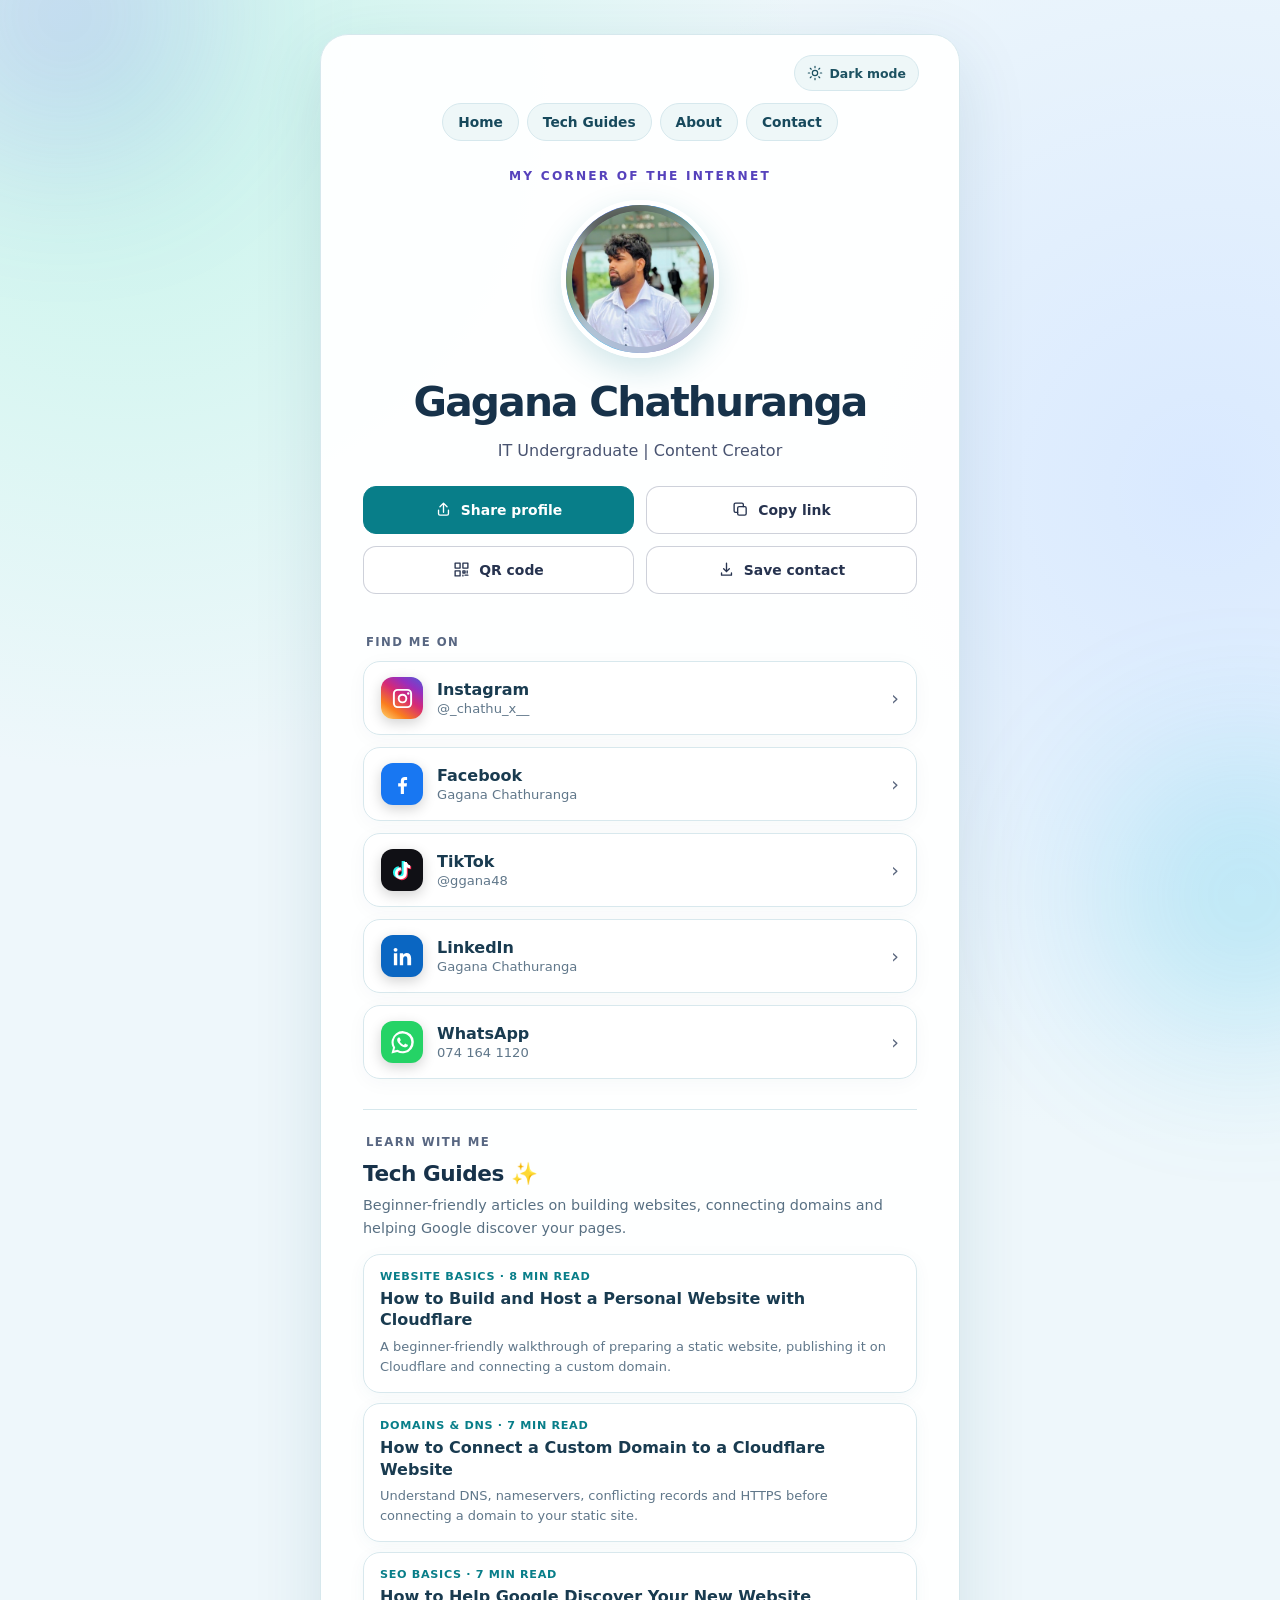
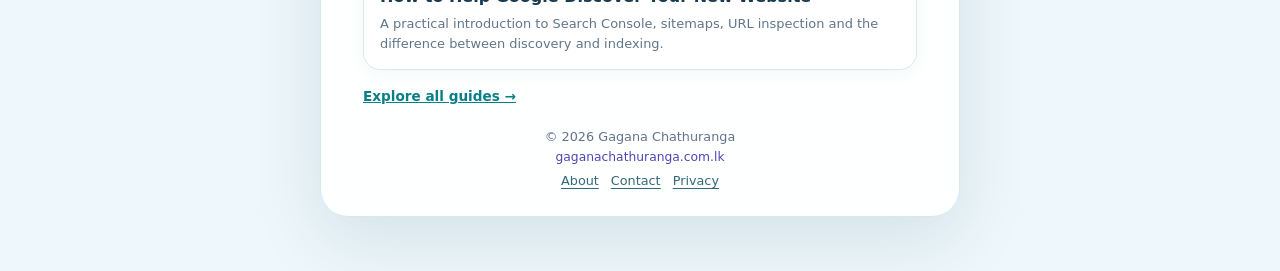
<file: index.html>
<!DOCTYPE html>
<html lang="en">
<head>
  <meta charset="UTF-8" />
  <meta name="viewport" content="width=device-width, initial-scale=1.0" />
  <meta name="theme-color" content="#0b1020" />
  <meta name="author" content="Gagana Chathuranga" />
  <meta name="description" content="Gagana Chathuranga — IT Undergraduate &amp; Content Creator. Explore my social links and beginner-friendly tech guides about websites, domains and Google Search Console." />
  <meta name="robots" content="index, follow, max-image-preview:large" />
  <link rel="canonical" href="https://gaganachathuranga.com.lk/" />
  <link rel="icon" href="favicon.svg" type="image/svg+xml" />
  <link rel="apple-touch-icon" href="apple-touch-icon.png" />
  <meta property="og:type" content="profile" />
  <meta property="og:site_name" content="Gagana Chathuranga" />
  <meta property="og:title" content="Gagana Chathuranga | Tech Guides & Social Links" />
  <meta property="og:description" content="IT Undergraduate | Content Creator · Connect with me on social media." />
  <meta property="og:url" content="https://gaganachathuranga.com.lk/" />
  <meta property="og:image" content="https://gaganachathuranga.com.lk/share-card.png" />
  <meta property="og:image:width" content="1200" />
  <meta property="og:image:height" content="630" />
  <meta property="og:image:alt" content="Gagana Chathuranga — IT Undergraduate and Content Creator" />
  <meta name="twitter:card" content="summary_large_image" />
  <meta name="twitter:title" content="Gagana Chathuranga | Tech Guides & Social Links" />
  <meta name="twitter:description" content="IT Undergraduate | Content Creator · Find my social profiles." />
  <meta name="twitter:image" content="https://gaganachathuranga.com.lk/share-card.png" />
  <title>Gagana Chathuranga | IT Undergraduate &amp; Content Creator</title>
  <script type="application/ld+json">{"@context":"https://schema.org","@type":"Person","name":"Gagana Chathuranga","url":"https://gaganachathuranga.com.lk/","description":"IT Undergraduate | Content Creator","sameAs":["https://www.instagram.com/_chathu_x__/","https://www.facebook.com/gagana.bettegodage/","https://www.tiktok.com/@ggana48","https://www.linkedin.com/in/gagana-chathuranga-6582b7426"]}</script>
  <style>
    * { box-sizing: border-box; margin: 0; padding: 0; }
    :root {
      --bg: #0b1020;
      --card: rgba(255,255,255,0.08);
      --card-hover: rgba(255,255,255,0.14);
      --text: #f5f7ff;
      --muted: #aeb7cc;
      --border: rgba(255,255,255,0.12);
      --shadow: 0 18px 60px rgba(0,0,0,.35);
    }
    body {
      min-height: 100vh;
      font-family: Inter, ui-sans-serif, system-ui, -apple-system, BlinkMacSystemFont, "Segoe UI", sans-serif;
      color: var(--text);
      background:
        radial-gradient(circle at 15% 20%, rgba(98, 74, 255, .35), transparent 32%),
        radial-gradient(circle at 85% 15%, rgba(0, 207, 255, .22), transparent 28%),
        radial-gradient(circle at 50% 90%, rgba(255, 59, 148, .20), transparent 34%),
        var(--bg);
      display: grid;
      place-items: center;
      padding: 28px 16px;
    }
    .wrap {
      width: min(100%, 520px);
      background: rgba(10, 15, 32, .72);
      border: 1px solid var(--border);
      border-radius: 28px;
      box-shadow: var(--shadow);
      backdrop-filter: blur(18px);
      -webkit-backdrop-filter: blur(18px);
      padding: 34px 22px 22px;
      text-align: center;
    }
    .avatar-wrap {
      width: 190px;
      height: 190px;
      margin: 0 auto 22px;
      position: relative;
      border-radius: 50%;
      display: grid;
      place-items: center;
      overflow: hidden;
      border: 4px solid rgba(255,255,255,.88);
      box-shadow: 0 16px 42px rgba(84, 90, 255, .38);
      background: linear-gradient(135deg, #7c5cff, #00c7ff 55%, #ff4f9a);
      isolation: isolate;
    }
    /* A blurred copy of profile.jpg fills the circle, so a tall full-body
       photo still looks polished instead of leaving plain empty side space. */
    .avatar-wrap::before {
      content: "";
      position: absolute;
      inset: -18px;
      background:
        linear-gradient(rgba(10,15,32,.12), rgba(10,15,32,.12)),
        url("profile.jpg") center / cover no-repeat;
      filter: blur(12px) saturate(1.08);
      transform: scale(1.12);
      z-index: 0;
      opacity: .95;
    }
    .avatar {
      width: 92%;
      height: 92%;
      border-radius: 50%;
      object-fit: contain;
      object-position: center;
      display: block;
      position: relative;
      z-index: 2;
      background: rgba(8, 12, 26, .18);
      box-shadow: inset 0 0 0 1px rgba(255,255,255,.16);
    }
    .avatar-fallback {
      position: absolute;
      inset: 0;
      display: grid;
      place-items: center;
      font-size: 44px;
      font-weight: 800;
      letter-spacing: 1px;
      z-index: 1;
    }
    h1 { font-size: clamp(1.8rem, 6vw, 2.35rem); line-height: 1.1; }
    .bio { color: #d8deec; margin: 14px auto 26px; line-height: 1.55; max-width: 390px; }
    .links { display: grid; gap: 12px; }
    .link {
      display: flex;
      align-items: center;
      gap: 14px;
      width: 100%;
      padding: 15px 17px;
      border-radius: 16px;
      border: 1px solid var(--border);
      background: var(--card);
      color: var(--text);
      text-decoration: none;
      transition: transform .2s ease, background .2s ease, border-color .2s ease;
      text-align: left;
    }
    .link:hover {
      transform: translateY(-2px);
      background: var(--card-hover);
      border-color: rgba(255,255,255,.24);
    }
    .icon {
      width: 42px;
      height: 42px;
      border-radius: 12px;
      display: grid;
      place-items: center;
      background: rgba(255,255,255,.09);
      flex: 0 0 42px;
    }
    .icon svg { width: 23px; height: 23px; fill: currentColor; }

    /* Recognizable social brand icons on the original dark link cards. */
    .icon { color: #fff; box-shadow: 0 4px 13px rgba(0,0,0,.18); }
    .icon-instagram { background: linear-gradient(35deg, #feda75 0%, #fa7e1e 25%, #d62976 54%, #962fbf 76%, #4f5bd5 100%); }
    .icon-facebook { background: #1877f2; }
    .icon-tiktok { background: #101015; }
    .icon-tiktok svg { filter: drop-shadow(-1.3px -1px 0 #25f4ee) drop-shadow(1.3px 1px 0 #fe2c55); }
    .icon-linkedin { background: #0a66c2; }
    .icon-whatsapp { background: #25d366; }
    @media (prefers-reduced-motion: reduce) { .link { transition: none; } }
    .link-text { flex: 1; }
    .link-title { font-weight: 700; font-size: 1rem; }
    .link-sub { color: var(--muted); font-size: .82rem; margin-top: 2px; overflow-wrap: anywhere; }
    .arrow { color: #b8c2d9; font-size: 1.2rem; }
    footer { margin-top: 24px; color: #8490aa; font-size: .8rem; }
    @media (max-width: 420px) {
      .wrap { padding: 28px 16px 18px; border-radius: 22px; }
      .avatar-wrap { width: 168px; height: 168px; }
      .link { padding: 13px 14px; }
    }

    html { scroll-behavior: smooth; }
    body { overflow-x: hidden; }
    body::before, body::after { content:""; position:fixed; width:270px; height:270px; border-radius:50%; filter:blur(88px); opacity:.22; pointer-events:none; z-index:-1; }
    body::before { background:#8f62fb; top:-120px; left:-70px; }
    body::after { background:#00bbdb; bottom:-130px; right:-100px; }
    .wrap { position:relative; animation: appear .65s ease both; }
    .avatar-wrap { transition: box-shadow .3s ease, transform .3s ease; }
    .avatar-wrap:hover { transform:translateY(-3px); box-shadow:0 16px 46px rgba(112,108,255,.57),0 0 0 7px rgba(255,255,255,.035); }
    .intro-label { font-size:.76rem; font-weight:700; letter-spacing:.18em; text-transform:uppercase; color:#c7bbff; margin:0 auto 17px; }
    h1 { letter-spacing:-.045em; }
    .bio { margin-bottom: 22px; }
    .quick-actions { display:grid; grid-template-columns:1fr 1fr; gap:10px; margin-bottom:19px; }
    button { font:inherit; }
    .action { display:inline-flex; justify-content:center; align-items:center; gap:9px; min-height:45px; padding:11px 10px; border-radius:13px; border:1px solid rgba(255,255,255,.22); color:#fff; background:rgba(255,255,255,.085); cursor:pointer; font-size:.87rem; font-weight:680; transition:background .2s ease,transform .2s ease,border-color .2s ease; }
    .action:hover { background:rgba(255,255,255,.16); transform:translateY(-2px); border-color:rgba(255,255,255,.37); }
    .action-primary { background:linear-gradient(120deg,#604fff,#9a48dc); border-color:rgba(188,180,255,.42); }
    .action-primary:hover { background:linear-gradient(120deg,#7264ff,#aa58ec); }
    .action svg { width:17px; height:17px; stroke:currentColor; fill:none; stroke-width:1.9; stroke-linecap:round; stroke-linejoin:round; }
    .section-hint { text-align:left; font-size:.73rem; font-weight:750; letter-spacing:.12em; color:#b2bed7; text-transform:uppercase; margin:0 3px 12px; }
    .link { will-change:transform; }
    .link:focus-visible,.action:focus-visible,.close-dialog:focus-visible,.qr-download:focus-visible { outline:3px solid #b7a9ff; outline-offset:3px; }
    .link:nth-child(1){animation:rise .48s .06s both}.link:nth-child(2){animation:rise .48s .13s both}.link:nth-child(3){animation:rise .48s .20s both}.link:nth-child(4){animation:rise .48s .27s both}.link:nth-child(5){animation:rise .48s .34s both}
    .link:active,.action:active { transform:scale(.99); }
    .link .arrow { transition:transform .2s ease; }
    .link:hover .arrow { transform:translateX(3px); }
    .feedback { min-height:20px; margin:7px 0 2px; color:#bbf7d0; font-size:.82rem; }
    .footer-domain { display:block; margin-top:6px; color:#9ba7c4; font-size:.77rem; text-decoration:none; }
    .footer-domain:hover { color:#fff; text-decoration:underline; }
    .qr-dialog { border:1px solid rgba(255,255,255,.19); background:#12192c; color:#fff; width:min(90vw,390px); margin:auto; border-radius:24px; padding:24px; box-shadow:0 26px 90px rgba(0,0,0,.65); text-align:center; }
    .qr-dialog::backdrop { background:rgba(1,5,15,.76); backdrop-filter:blur(7px); }
    .qr-dialog h2 { font-size:1.25rem; margin-bottom:8px; }
    .qr-dialog p { color:#bac4d8; font-size:.9rem; line-height:1.5; }
    .qr-box { background:#fff; padding:13px; margin:20px auto 12px; border-radius:18px; width:min(100%,256px); }
    .qr-box img { display:block; width:100%; height:auto; image-rendering:pixelated; }
    .qr-url { color:#c2bafa!important; overflow-wrap:anywhere; font-size:.8rem!important; }
    .dialog-actions { display:grid; grid-template-columns:1fr 1fr; gap:9px; margin-top:20px; }
    .qr-download { text-decoration:none; }
    .close-dialog { position:absolute; right:13px; top:11px; background:rgba(255,255,255,.09); color:#fff; border:0; border-radius:50%; width:32px; height:32px; font-size:20px; cursor:pointer; }
    .qr-dialog { position:relative; }
    @keyframes appear { from{ opacity:0;transform:translateY(12px) } to{opacity:1;transform:translateY(0)} }
    @keyframes rise { from{opacity:0;transform:translateY(10px)}to{opacity:1;transform:translateY(0)} }
    @media(max-width:420px) { .wrap { padding-top:29px; } .avatar-wrap { margin-bottom:18px; } .bio { margin-top:12px; } }
    @media(prefers-reduced-motion:reduce){*,*::before,*::after{animation:none!important;transition:none!important;scroll-behavior:auto!important}}

    /* User-selectable light/dark palette; brand logos retain their original colors. */
    .top-tools { display:flex; justify-content:flex-end; margin:-10px -2px 8px; }
    .theme-toggle { display:inline-flex; gap:7px; align-items:center; justify-content:center; border:1px solid var(--border); border-radius:999px; padding:8px 12px; min-height:36px; background:var(--card); color:var(--text); font-size:.78rem; font-weight:700; cursor:pointer; transition:background .2s,transform .2s; }
    .theme-toggle:hover { background:var(--card-hover); transform:translateY(-1px); }
    .theme-toggle svg { width:16px; height:16px; stroke:currentColor; fill:none; stroke-width:1.8; stroke-linecap:round; stroke-linejoin:round; }
    .theme-toggle:focus-visible { outline:3px solid #9485ff; outline-offset:3px; }
    html[data-theme="light"] { --bg:#eef2ff; --card:rgba(255,255,255,.86); --card-hover:rgba(255,255,255,.99); --text:#18213a; --muted:#515e77; --border:rgba(73,84,120,.20); --shadow:0 18px 58px rgba(56,68,123,.13); color-scheme:light; }
    html[data-theme="light"] body { background:radial-gradient(circle at 10% 15%,rgba(130,116,255,.20),transparent 34%),radial-gradient(circle at 92% 20%,rgba(52,190,237,.18),transparent 30%),radial-gradient(circle at 55% 92%,rgba(255,119,178,.12),transparent 34%),var(--bg); }
    html[data-theme="light"] .wrap { background:rgba(255,255,255,.80); }
    html[data-theme="light"] .bio { color:#485370; }
    html[data-theme="light"] .intro-label { color:#5642bc; }
    html[data-theme="light"] .section-hint { color:#586782; }
    html[data-theme="light"] .action:not(.action-primary) { background:rgba(255,255,255,.90); color:#27334f; border-color:rgba(61,74,110,.25); }
    html[data-theme="light"] .action:not(.action-primary):hover { background:#fff; }
    html[data-theme="light"] .link { box-shadow:0 4px 20px rgba(34,48,86,.035); }
    html[data-theme="light"] .link:hover { border-color:rgba(76,81,144,.40); }
    html[data-theme="light"] .arrow { color:#59657d; }
    html[data-theme="light"] footer { color:#65728d; }
    html[data-theme="light"] .footer-domain { color:#4f46b5; }
    html[data-theme="light"] .footer-domain:hover { color:#362e8f; }
    html[data-theme="light"] .feedback { color:#14744d; }
    .quick-actions .action { text-decoration:none; }
    .action:focus-visible { outline:3px solid #a9a0ff; outline-offset:3px; }
    @media(max-width:380px) { .quick-actions {gap:8px;} .quick-actions .action {font-size:.79rem;padding:10px 6px;} }

    .site-nav{display:flex;justify-content:center;flex-wrap:wrap;gap:7px;margin:4px 0 26px}.site-nav a{color:var(--text);text-decoration:none;border:1px solid var(--border);background:var(--card);border-radius:999px;padding:7px 12px;font-size:.78rem;font-weight:700}.site-nav a:hover{background:var(--card-hover)}.guides-panel{margin-top:30px;padding-top:25px;border-top:1px solid var(--border);text-align:left}.guides-panel h2{font-size:1.35rem;letter-spacing:-.02em;margin:0 0 8px}.guides-panel .guides-intro{font-size:.9rem;color:var(--muted);line-height:1.6;margin:0 0 14px}.guide-card{display:block;padding:15px 16px;border:1px solid var(--border);background:var(--card);border-radius:15px;margin:10px 0;text-decoration:none;color:var(--text);transition:transform .2s,background .2s}.guide-card:hover{transform:translateY(-2px);background:var(--card-hover)}.guide-card .tag{display:block;color:#c2b6ff;font-size:.7rem;font-weight:800;letter-spacing:.06em;text-transform:uppercase;margin-bottom:5px}.guide-card strong{display:block;line-height:1.35}.guide-card small{display:block;color:var(--muted);line-height:1.55;margin-top:6px;font-size:.81rem}.guide-more{display:inline-block;margin-top:8px;color:#bcb5ff;font-weight:750;font-size:.85rem}.site-footer-links{margin-top:9px}.site-footer-links a{color:var(--muted);margin:0 6px;text-decoration:underline;text-underline-offset:3px}@media(prefers-reduced-motion:reduce){.guide-card{transition:none}}
  
/* UI refresh: ocean blue, mint and warm white */
:root{--bg:#eef7fb;--card:#fff;--card-hover:#f0fafb;--text:#17324a;--muted:#587083;--border:#d6e8ed;--shadow:0 22px 70px rgba(17,74,95,.12)}
body{background:radial-gradient(circle at 10% 5%,#c9f5eb 0,transparent 32%),radial-gradient(circle at 94% 26%,#d9e9ff 0,transparent 36%),var(--bg);padding:34px 16px 54px}
.wrap{width:min(100%,640px);padding:30px clamp(20px,5vw,42px) 28px;border-radius:28px;background:rgba(255,255,255,.94);box-shadow:var(--shadow);border:1px solid var(--border);backdrop-filter:none}
.intro-label{color:#147c84}.bio{color:var(--muted)}.section-hint{color:#496b7a}.avatar-wrap{width:158px;height:158px;border:5px solid #fff;box-shadow:0 12px 32px rgba(20,130,145,.19)}h1{color:var(--text);font-size:clamp(2rem,5vw,2.55rem)}
.site-nav{margin:12px 0 28px;gap:8px}.site-nav a{background:#eef7f8;border-color:#d6e8ed;color:#17495c;padding:10px 15px;font-size:.86rem}.site-nav a:hover{background:#d8f1ed}
.quick-actions{gap:12px}.action{min-height:48px;border-color:#cde1e8;background:#f0f7f9;color:#23475a}.action:hover{background:#e2f1f4;border-color:#8cbac5}.action-primary{background:#087e89;color:#fff;border-color:#087e89}.action-primary:hover{background:#096a76}
.link,.guide-card{background:#fff;border:1px solid #d8e8ed;box-shadow:0 4px 18px rgba(30,85,110,.045);border-radius:17px}.link:hover,.guide-card:hover{background:#f1fbfa;border-color:#7bc6be;box-shadow:0 12px 26px rgba(30,85,110,.09)}.link-title,.guide-card strong{color:#193b50}.link-sub,.guide-card small{color:#60778a}.arrow{color:#248d98}.guides-panel{border-top-color:#d6e8ed}.guides-panel .tag,.guide-more{color:#087e89}.top-tools .theme-toggle{background:#eef7f8;border-color:#d6e8ed;color:#1c5161}.feedback{color:#087a5b}.site-footer-links a,.footer-domain{color:#33687b}footer{color:#60778a}
html[data-theme="light"]{--bg:#eef7fb;--card:#fff;--card-hover:#f0fafb;--text:#17324a;--muted:#587083;--border:#d6e8ed;--shadow:0 22px 70px rgba(17,74,95,.12)}
html[data-theme="light"] body{background:radial-gradient(circle at 10% 5%,#c9f5eb 0,transparent 32%),radial-gradient(circle at 94% 26%,#d9e9ff 0,transparent 36%),var(--bg)}
html[data-theme="light"] .wrap{background:rgba(255,255,255,.94)}
html[data-theme="dark"]{--bg:#101e2b;--card:#1d3445;--card-hover:#254658;--text:#f0fbff;--muted:#b6cbd6;--border:#38576a;--shadow:0 22px 70px rgba(0,0,0,.2)}
html[data-theme="dark"] body{background:radial-gradient(circle at 10% 5%,#184d53 0,transparent 34%),radial-gradient(circle at 95% 25%,#1b385d 0,transparent 36%),var(--bg)}
html[data-theme="dark"] .wrap{background:#172a3b}html[data-theme="dark"] .bio,html[data-theme="dark"] .section-hint,html[data-theme="dark"] .link-sub,html[data-theme="dark"] .guide-card small{color:var(--muted)}
html[data-theme="dark"] .link,html[data-theme="dark"] .guide-card{background:var(--card);border-color:var(--border)}html[data-theme="dark"] .link-title,html[data-theme="dark"] .guide-card strong,html[data-theme="dark"] h1{color:var(--text)}
html[data-theme="dark"] .site-nav a,html[data-theme="dark"] .theme-toggle,html[data-theme="dark"] .action:not(.action-primary){background:#243f50;color:#effbff;border-color:var(--border)}
html[data-theme="dark"] .guides-panel{border-top-color:var(--border)}html[data-theme="dark"] .guides-panel .tag,html[data-theme="dark"] .guide-more{color:#8ee1d4}
@media(max-width:520px){body{padding:14px 10px 32px}.wrap{padding:23px 17px;border-radius:21px}.avatar-wrap{width:138px;height:138px}.site-nav a{padding:9px 11px}.link{padding:14px}.quick-actions{grid-template-columns:1fr 1fr}}

</style>
</head>
<body>
  <main class="wrap" id="profile">
    <div class="top-tools"><button class="theme-toggle" id="theme-toggle" type="button" aria-label="Switch to light mode" title="Switch website theme">
      <svg viewBox="0 0 24 24" aria-hidden="true"><circle cx="12" cy="12" r="4"/><path d="M12 2v2m0 16v2M4.93 4.93l1.42 1.42m11.3 11.3 1.42 1.42M2 12h2m16 0h2M4.93 19.07l1.42-1.42m11.3-11.3 1.42-1.42"/></svg><span id="theme-label">Light mode</span>
    </button></div>
    <nav class="site-nav" aria-label="Site navigation"><a href="">Home</a><a href="tech-guides.html">Tech Guides</a><a href="about.html">About</a><a href="contact.html">Contact</a></nav>
    <div class="intro-label">MY CORNER OF THE INTERNET</div>
    <div class="avatar-wrap" aria-label="Gagana Chathuranga profile photo">
      <div class="avatar-fallback" aria-hidden="true">GC</div>
      <img class="avatar" src="profile.jpg" alt="Gagana Chathuranga profile photo" onerror="this.style.display='none'" />
    </div>
    <h1>Gagana Chathuranga</h1>
    <p class="bio">IT Undergraduate | Content Creator</p>

    <div class="quick-actions" aria-label="Profile actions">
      <button class="action action-primary" type="button" id="share-btn" aria-label="Share Gagana Chathuranga profile">
        <svg viewBox="0 0 24 24" aria-hidden="true"><path d="M12 16V3m0 0L7 8m5-5 5 5M5 13v5a2 2 0 0 0 2 2h10a2 2 0 0 0 2-2v-5"/></svg>Share profile
      </button>
      <button class="action" type="button" id="copy-profile-btn" aria-label="Copy website link">
        <svg viewBox="0 0 24 24" aria-hidden="true"><rect x="8" y="8" width="12" height="12" rx="2"/><path d="M16 8V5a2 2 0 0 0-2-2H5a2 2 0 0 0-2 2v9a2 2 0 0 0 2 2h3"/></svg>Copy link
      </button>
      <button class="action" type="button" id="qr-btn" aria-haspopup="dialog" aria-controls="qr-dialog">
        <svg viewBox="0 0 24 24" aria-hidden="true"><path d="M3 3h7v7H3zM14 3h7v7h-7zM3 14h7v7H3zM14 14h3v3h-3zM20 14v3m-3 3h4m-7 0v1"/></svg>QR code
      </button>
      <a class="action" href="gagana-chathuranga.vcf" download="Gagana-Chathuranga.vcf" aria-label="Download Gagana Chathuranga contact card">
        <svg viewBox="0 0 24 24" aria-hidden="true"><path d="M12 3v12m0 0 4-4m-4 4-4-4M5 17v3h14v-3"/></svg>Save contact
      </a>
    </div>
    <p class="feedback" id="feedback" role="status" aria-live="polite"></p>
    <div class="section-hint">FIND ME ON</div>
    <section class="links" aria-label="Social media links">
      <a class="link" href="https://www.instagram.com/_chathu_x__/" target="_blank" rel="noopener noreferrer">
        <span class="icon icon-instagram" aria-hidden="true">
          <svg viewBox="0 0 24 24"><path d="M7 2h10a5 5 0 0 1 5 5v10a5 5 0 0 1-5 5H7a5 5 0 0 1-5-5V7a5 5 0 0 1 5-5Zm0 2a3 3 0 0 0-3 3v10a3 3 0 0 0 3 3h10a3 3 0 0 0 3-3V7a3 3 0 0 0-3-3H7Zm11 1.5a1.25 1.25 0 1 1 0 2.5 1.25 1.25 0 0 1 0-2.5ZM12 7a5 5 0 1 1 0 10 5 5 0 0 1 0-10Zm0 2a3 3 0 1 0 0 6 3 3 0 0 0 0-6Z"/></svg>
        </span>
        <span class="link-text"><div class="link-title">Instagram</div><div class="link-sub">@_chathu_x__</div></span>
        <span class="arrow">›</span>
      </a>

      <a class="link" href="https://web.facebook.com/gagana.bettegodage/" target="_blank" rel="noopener noreferrer">
        <span class="icon icon-facebook" aria-hidden="true">
          <svg viewBox="0 0 24 24"><path d="M13.5 22v-8h2.8l.4-3.2h-3.2V8.75c0-.93.26-1.56 1.61-1.56H16.8V4.33c-.29-.04-1.29-.13-2.46-.13-2.44 0-4.11 1.49-4.11 4.23v2.37H7.47V14h2.76v8h3.27Z"/></svg>
        </span>
        <span class="link-text"><div class="link-title">Facebook</div><div class="link-sub">Gagana Chathuranga</div></span>
        <span class="arrow">›</span>
      </a>

      <a class="link" href="https://www.tiktok.com/@ggana48" target="_blank" rel="noopener noreferrer">
        <span class="icon icon-tiktok" aria-hidden="true">
          <svg viewBox="0 0 24 24"><path d="M16.5 3c.35 1.8 1.4 3 3.5 3.6v3.1a8.3 8.3 0 0 1-3.5-1v6.1A6.2 6.2 0 1 1 10.3 8.6v3.2a3.1 3.1 0 1 0 2.9 3.1V3h3.3Z"/></svg>
        </span>
        <span class="link-text"><div class="link-title">TikTok</div><div class="link-sub">@ggana48</div></span>
        <span class="arrow">›</span>
      </a>

      <a class="link" href="https://lk.linkedin.com/in/gagana-chathuranga-6582b7426" target="_blank" rel="noopener noreferrer">
        <span class="icon icon-linkedin" aria-hidden="true">
          <svg viewBox="0 0 24 24"><path d="M6.5 8.5H3V21h3.5V8.5ZM4.75 3A2.05 2.05 0 1 0 4.75 7.1 2.05 2.05 0 0 0 4.75 3ZM21 13.8c0-3.76-2-5.51-4.66-5.51-2.15 0-3.11 1.18-3.65 2.02V8.5H9.2V21h3.49v-6.18c0-1.63.31-3.2 2.33-3.2 1.99 0 2.02 1.86 2.02 3.31V21H21v-7.2Z"/></svg>
        </span>
        <span class="link-text"><div class="link-title">LinkedIn</div><div class="link-sub">Gagana Chathuranga</div></span>
        <span class="arrow">›</span>
      </a>

      <a class="link" href="https://wa.me/94741641120" target="_blank" rel="noopener noreferrer">
        <span class="icon icon-whatsapp" aria-hidden="true">
          <svg viewBox="0 0 24 24"><path d="M20.5 3.5A11.7 11.7 0 0 0 2.1 17.6L.5 23.5l6-1.6A11.7 11.7 0 0 0 20.5 3.5ZM12 21a9.2 9.2 0 0 1-4.69-1.28l-.34-.2-3.56.95.95-3.47-.22-.36A9.2 9.2 0 1 1 12 21Zm5.05-6.88c-.28-.14-1.63-.8-1.88-.89-.25-.09-.43-.14-.61.14-.18.28-.7.89-.86 1.07-.16.18-.32.21-.6.07-.28-.14-1.17-.43-2.23-1.37a8.36 8.36 0 0 1-1.55-1.93c-.16-.28-.02-.43.12-.57.13-.13.28-.32.41-.48.14-.16.18-.28.28-.46.09-.18.05-.34-.02-.48-.07-.14-.61-1.47-.84-2.02-.22-.53-.45-.46-.61-.47h-.52c-.18 0-.48.07-.73.34-.25.28-.96.94-.96 2.29s.98 2.65 1.12 2.83c.14.18 1.93 2.95 4.68 4.14.65.28 1.16.45 1.56.57.66.21 1.25.18 1.72.11.52-.08 1.63-.67 1.86-1.31.23-.64.23-1.2.16-1.31-.07-.12-.25-.18-.53-.32Z"/></svg>
        </span>
        <span class="link-text"><div class="link-title">WhatsApp</div><div class="link-sub">074 164 1120</div></span>
        <span class="arrow">›</span>
      </a>
    </section>

<section class="guides-panel" aria-labelledby="guides-heading"><div class="section-hint">LEARN WITH ME</div><h2 id="guides-heading">Tech Guides ✨</h2><p class="guides-intro">Beginner-friendly articles on building websites, connecting domains and helping Google discover your pages.</p><a class="guide-card" href="build-and-host-personal-website.html"><span class="tag">Website basics · 8 min read</span><strong>How to Build and Host a Personal Website with Cloudflare</strong><small>A beginner-friendly walkthrough of preparing a static website, publishing it on Cloudflare and connecting a custom domain.</small></a><a class="guide-card" href="connect-custom-domain-cloudflare.html"><span class="tag">Domains &amp; DNS · 7 min read</span><strong>How to Connect a Custom Domain to a Cloudflare Website</strong><small>Understand DNS, nameservers, conflicting records and HTTPS before connecting a domain to your static site.</small></a><a class="guide-card" href="get-website-on-google.html"><span class="tag">SEO basics · 7 min read</span><strong>How to Help Google Discover Your New Website</strong><small>A practical introduction to Search Console, sitemaps, URL inspection and the difference between discovery and indexing.</small></a><a class="guide-more" href="tech-guides.html">Explore all guides →</a></section>
    <footer>© 2026 Gagana Chathuranga <a class="footer-domain" href="https://gaganachathuranga.com.lk/">gaganachathuranga.com.lk</a><div class="site-footer-links"><a href="about.html">About</a><a href="contact.html">Contact</a><a href="privacy.html">Privacy</a></div></footer>
  </main>
  <dialog id="qr-dialog" class="qr-dialog" aria-labelledby="qr-title">
    <button class="close-dialog" id="close-dialog" type="button" aria-label="Close QR code dialog">×</button>
    <h2 id="qr-title">Scan to connect ✨</h2>
    <p>Point your camera at the code to open Gagana's social links.</p>
    <div class="qr-box"><img src="qr-code.png" width="230" height="230" alt="QR code linking to gaganachathuranga.com.lk" loading="lazy" /></div>
    <p class="qr-url">gaganachathuranga.com.lk</p>
    <div class="dialog-actions">
      <a class="action qr-download" href="qr-code.png" download="gagana-chathuranga-qr.png">Save QR</a>
      <button class="action action-primary" type="button" id="copy-btn">Copy link</button>
    </div>
  </dialog>
  <script>
    (() => {
      const url = 'https://gaganachathuranga.com.lk/';
      const feedback = document.getElementById('feedback');
      const dialog = document.getElementById('qr-dialog');
      const announce = message => { feedback.textContent = message; };
      async function copyLink() {
        try {
          if (!navigator.clipboard?.writeText) throw new Error('Clipboard unavailable');
          await navigator.clipboard.writeText(url);
          announce('Profile link copied!');
          return true;
        } catch (_) {
          // Browsers that disallow clipboard access still let visitors copy the visible URL.
          announce('Copy this link: ' + url);
          return false;
        }
      }
      const root = document.documentElement;
      const themeButton = document.getElementById('theme-toggle');
      const themeLabel = document.getElementById('theme-label');
      const applyTheme = theme => {
        const light = theme === 'light';
        root.dataset.theme = light ? 'light' : 'dark';
        themeLabel.textContent = light ? 'Dark mode' : 'Light mode';
        themeButton.setAttribute('aria-label', light ? 'Switch to dark mode' : 'Switch to light mode');
        document.querySelector('meta[name="theme-color"]').setAttribute('content', light ? '#eef7fb' : '#101e2b');
      };
      let theme = 'light';
      try { theme = localStorage.getItem('gagana-site-theme') === 'dark' ? 'dark' : 'light'; } catch (_) {}
      applyTheme(theme);
      themeButton.addEventListener('click', () => {
        theme = root.dataset.theme === 'dark' ? 'light' : 'dark';
        applyTheme(theme);
        try { localStorage.setItem('gagana-site-theme', theme); } catch (_) {}
      });
      document.getElementById('copy-profile-btn').addEventListener('click', copyLink);
      document.getElementById('share-btn').addEventListener('click', async () => {
        if (navigator.share) {
          try {
            await navigator.share({title:'Gagana Chathuranga',text:'Find my social profiles',url});
            return;
          } catch (error) {
            if (error.name === 'AbortError') return;
          }
        }
        await copyLink();
      });
      document.getElementById('qr-btn').addEventListener('click', () => {
        if (typeof dialog.showModal === 'function') dialog.showModal();
        else { dialog.setAttribute('open', ''); document.getElementById('close-dialog').focus(); }
      });
      document.getElementById('close-dialog').addEventListener('click', () => dialog.close?.() ?? dialog.removeAttribute('open'));
      dialog.addEventListener('click', event => { if (event.target === dialog) dialog.close?.(); });
      document.getElementById('copy-btn').addEventListener('click', async () => {
        if (await copyLink()) dialog.close?.();
        else { dialog.close?.(); }
      });
    })();
  </script>
</body>
</html>
</file>
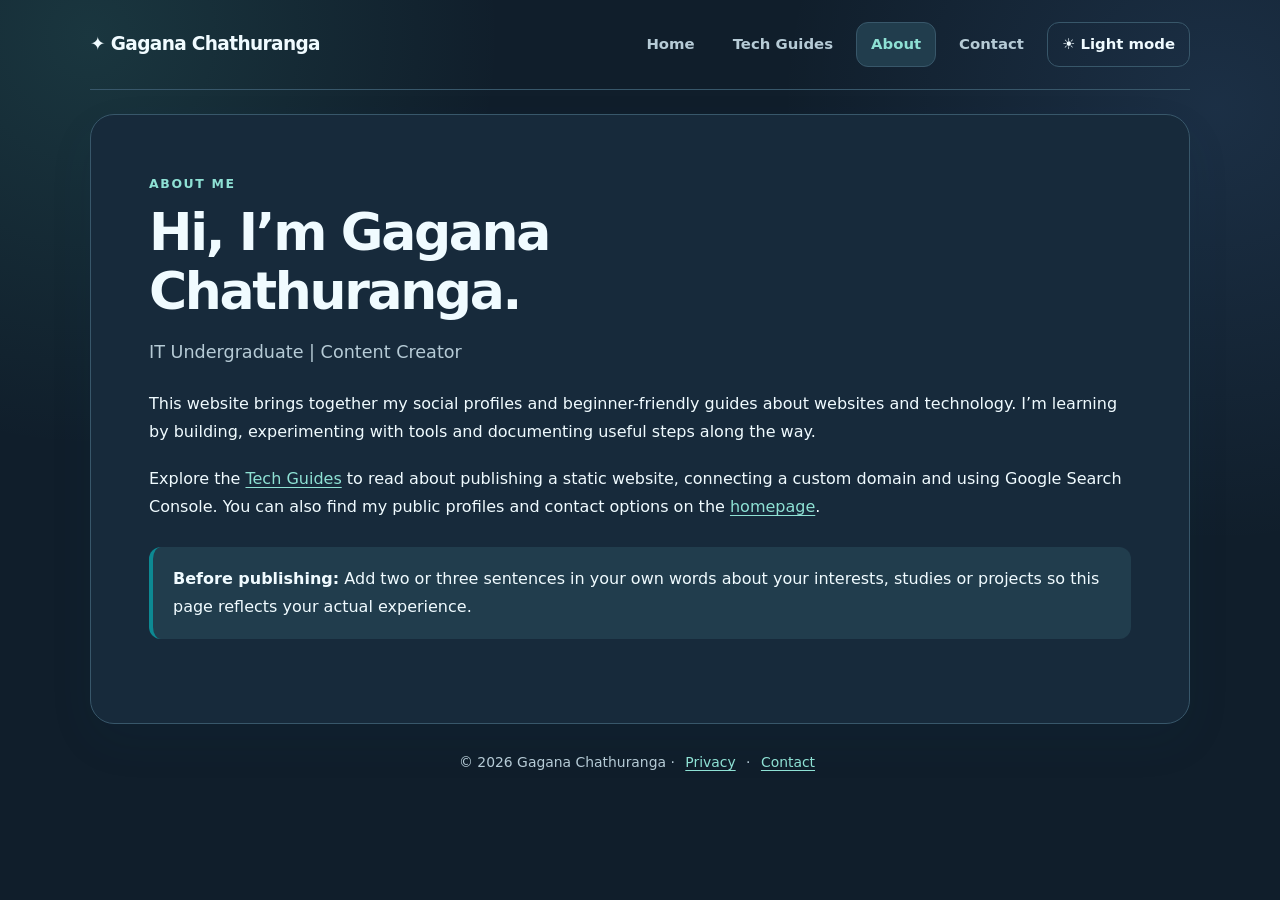
<file: about.html>
<!DOCTYPE html>
<html lang="en"><head><meta charset="utf-8"/><meta content="width=device-width,initial-scale=1" name="viewport"/><meta content="#0b1020" name="theme-color"/><title>About Me | Gagana Chathuranga</title><meta content="About Gagana Chathuranga, an IT undergraduate and content creator." name="description"/><meta content="Gagana Chathuranga" name="author"/><link href="https://gaganachathuranga.com.lk/about.html" rel="canonical"/><link href="favicon.svg" rel="icon" type="image/svg+xml"/><link href="apple-touch-icon.png" rel="apple-touch-icon"/><meta content="website" property="og:type"/><meta content="About Me" property="og:title"/><meta content="About Gagana Chathuranga, an IT undergraduate and content creator." property="og:description"/><meta content="https://gaganachathuranga.com.lk/about.html" property="og:url"/><meta content="https://gaganachathuranga.com.lk/share-card.png" property="og:image"/><meta content="summary_large_image" name="twitter:card"/><link href="site.css" rel="stylesheet"/><meta content="index, follow, max-image-preview:large" name="robots"/></head><body><header><a class="brand" href="">✦ Gagana Chathuranga</a><button aria-controls="main-nav" aria-expanded="false" class="menu-btn" data-menu-button="" type="button">☰ Menu</button><nav aria-label="Main navigation" id="main-nav"><a href="">Home</a><a href="tech-guides.html">Tech Guides</a><a aria-current="page" href="about.html">About</a><a href="contact.html">Contact</a><button class="theme-btn" data-theme-button="" type="button">☀ Light mode</button></nav></header><main class="page"><div class="eyebrow">ABOUT ME</div><h1>Hi, I’m Gagana Chathuranga.</h1><p class="lead">IT Undergraduate | Content Creator</p><p>This website brings together my social profiles and beginner-friendly guides about websites and technology. I’m learning by building, experimenting with tools and documenting useful steps along the way.</p><p>Explore the <a href="tech-guides.html">Tech Guides</a> to read about publishing a static website, connecting a custom domain and using Google Search Console. You can also find my public profiles and contact options on the <a href="">homepage</a>.</p><div class="note"><strong>Before publishing:</strong> Add two or three sentences in your own words about your interests, studies or projects so this page reflects your actual experience.</div></main><footer>© 2026 Gagana Chathuranga · <a href="privacy.html">Privacy</a> · <a href="contact.html">Contact</a></footer><script defer="" src="site.js"></script></body></html>
</file>
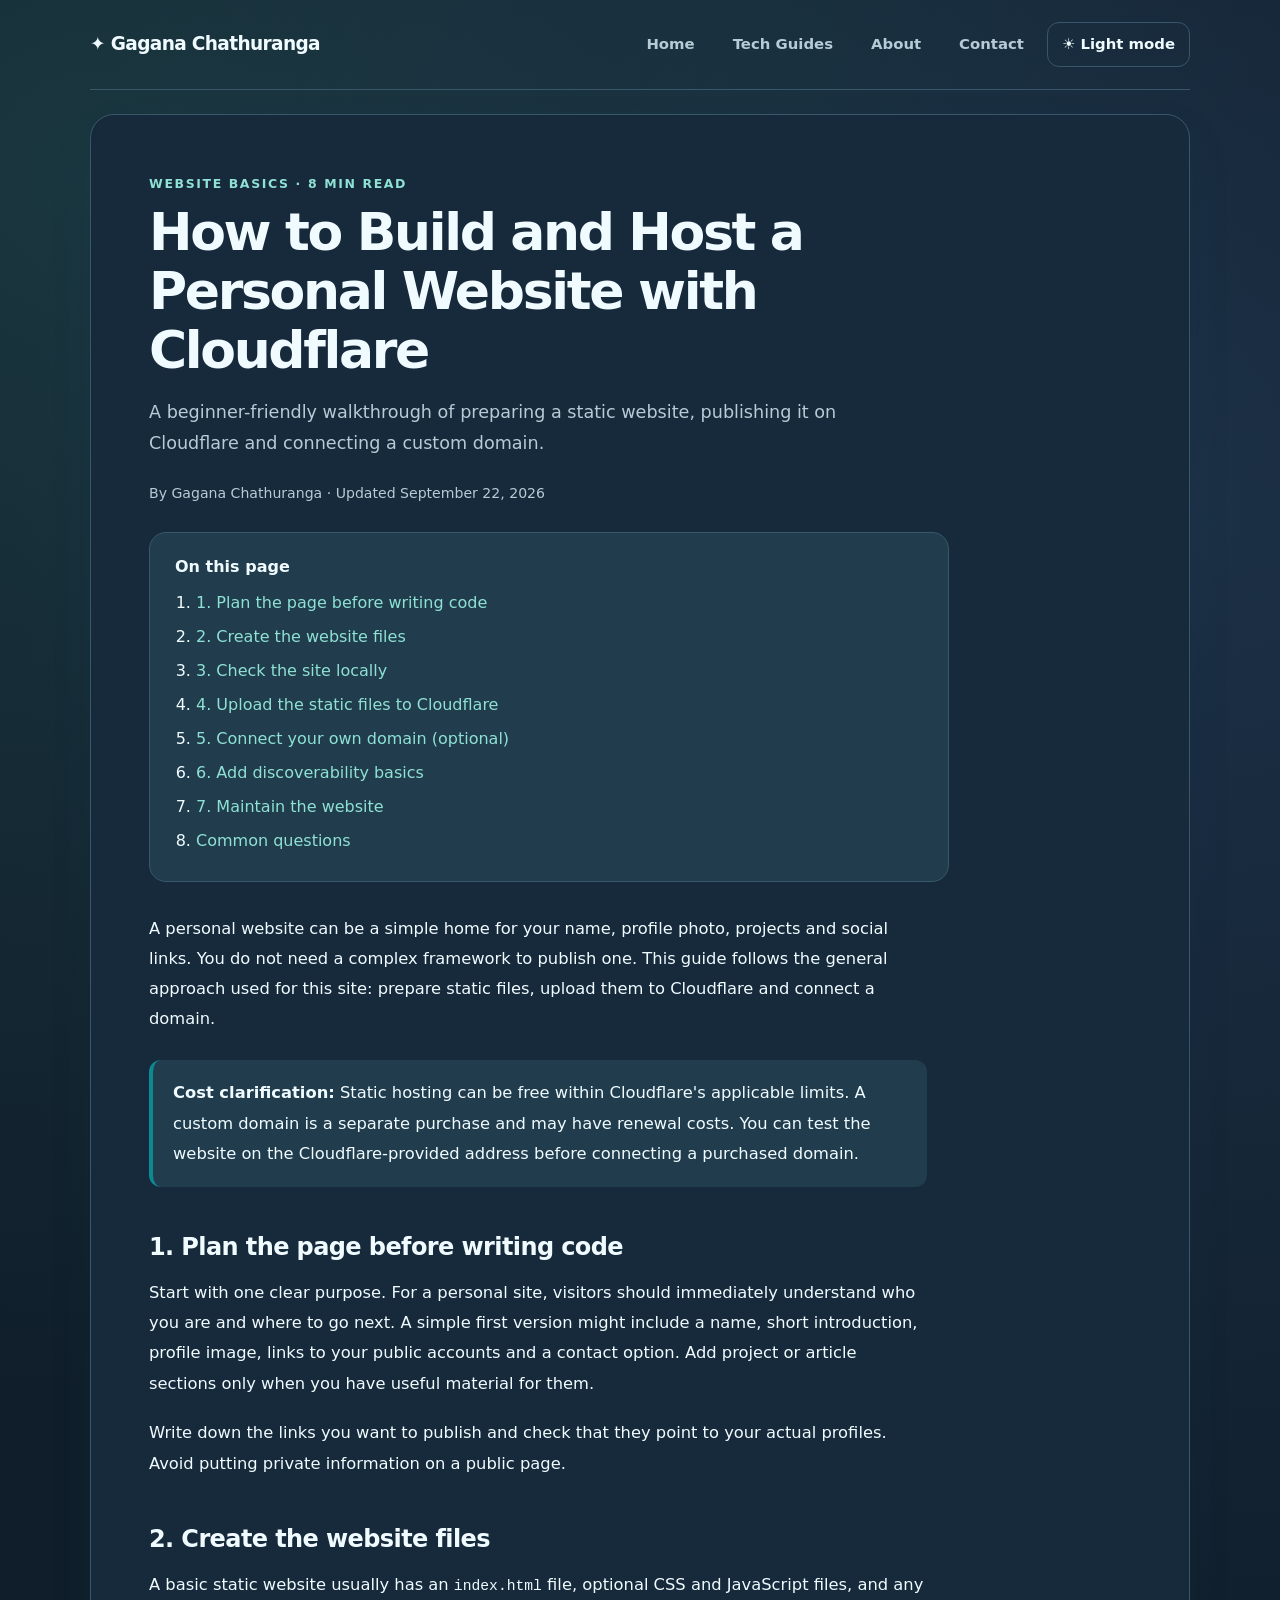
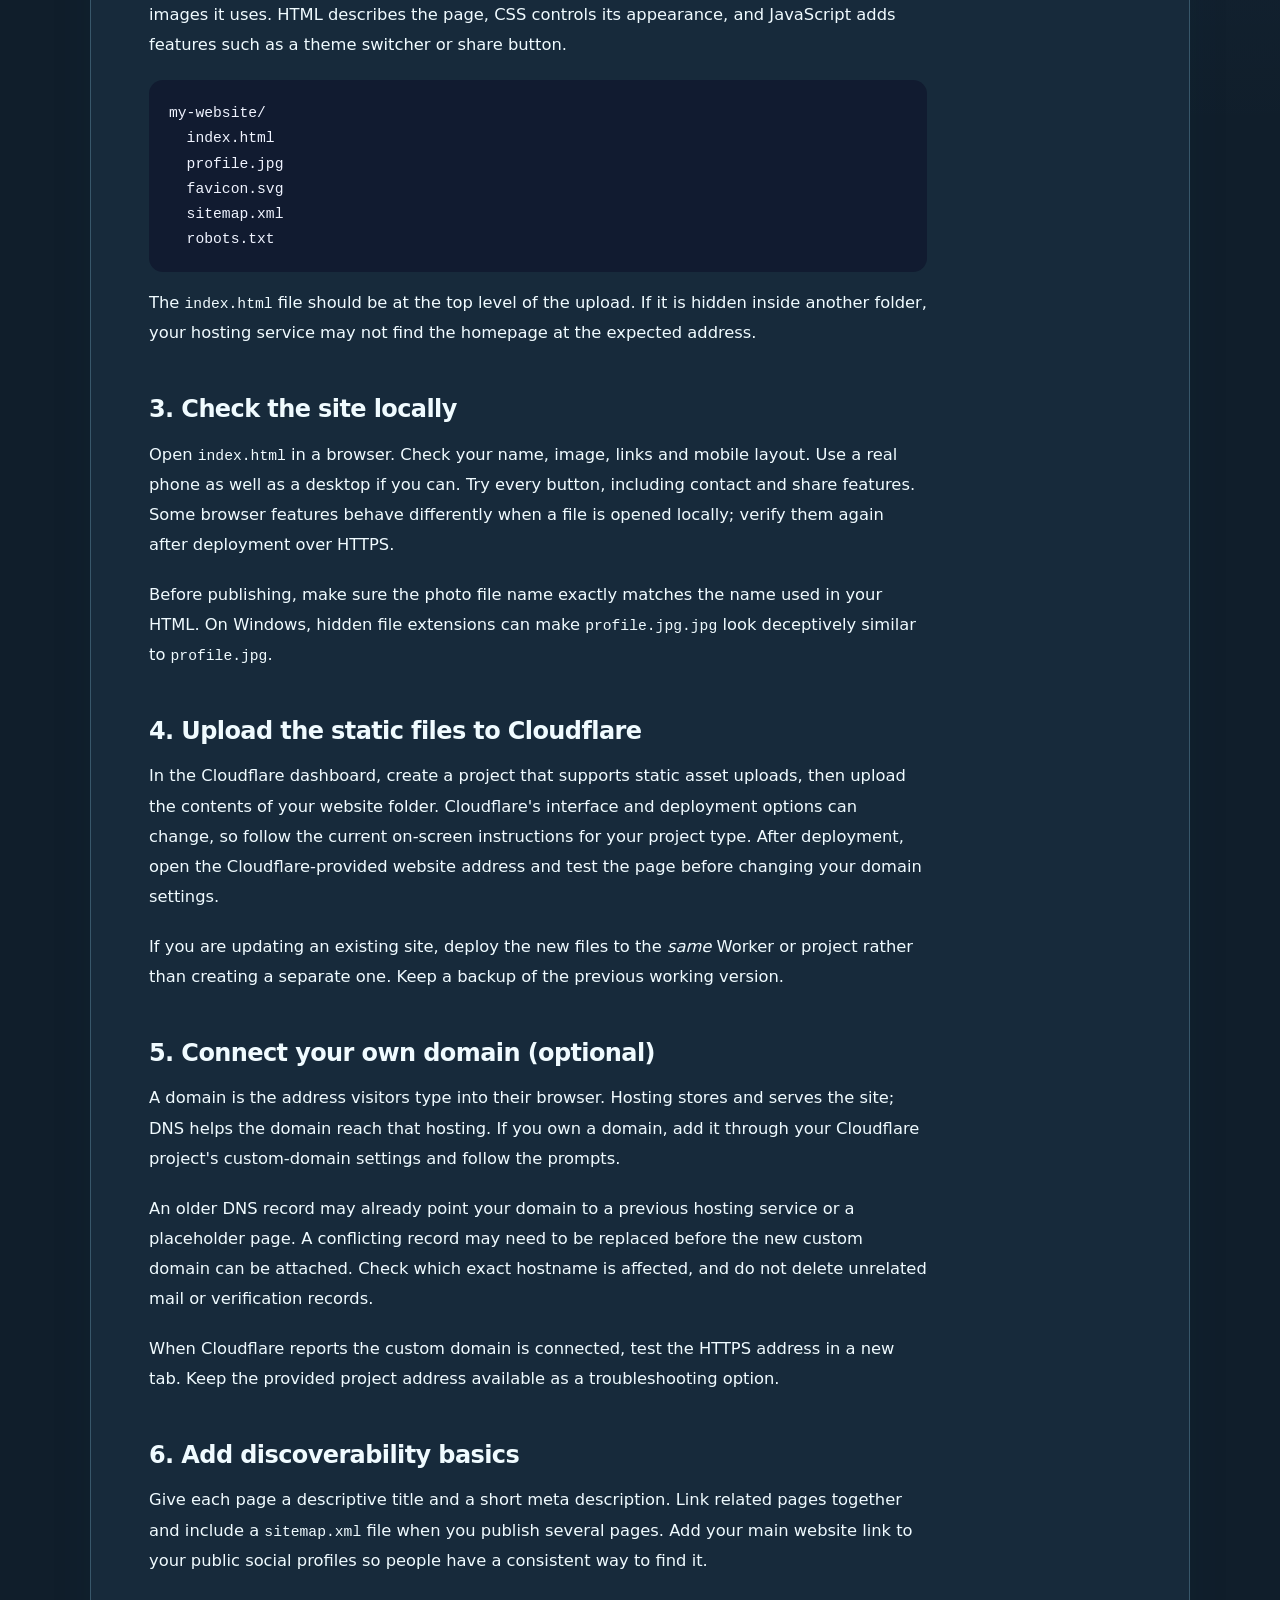
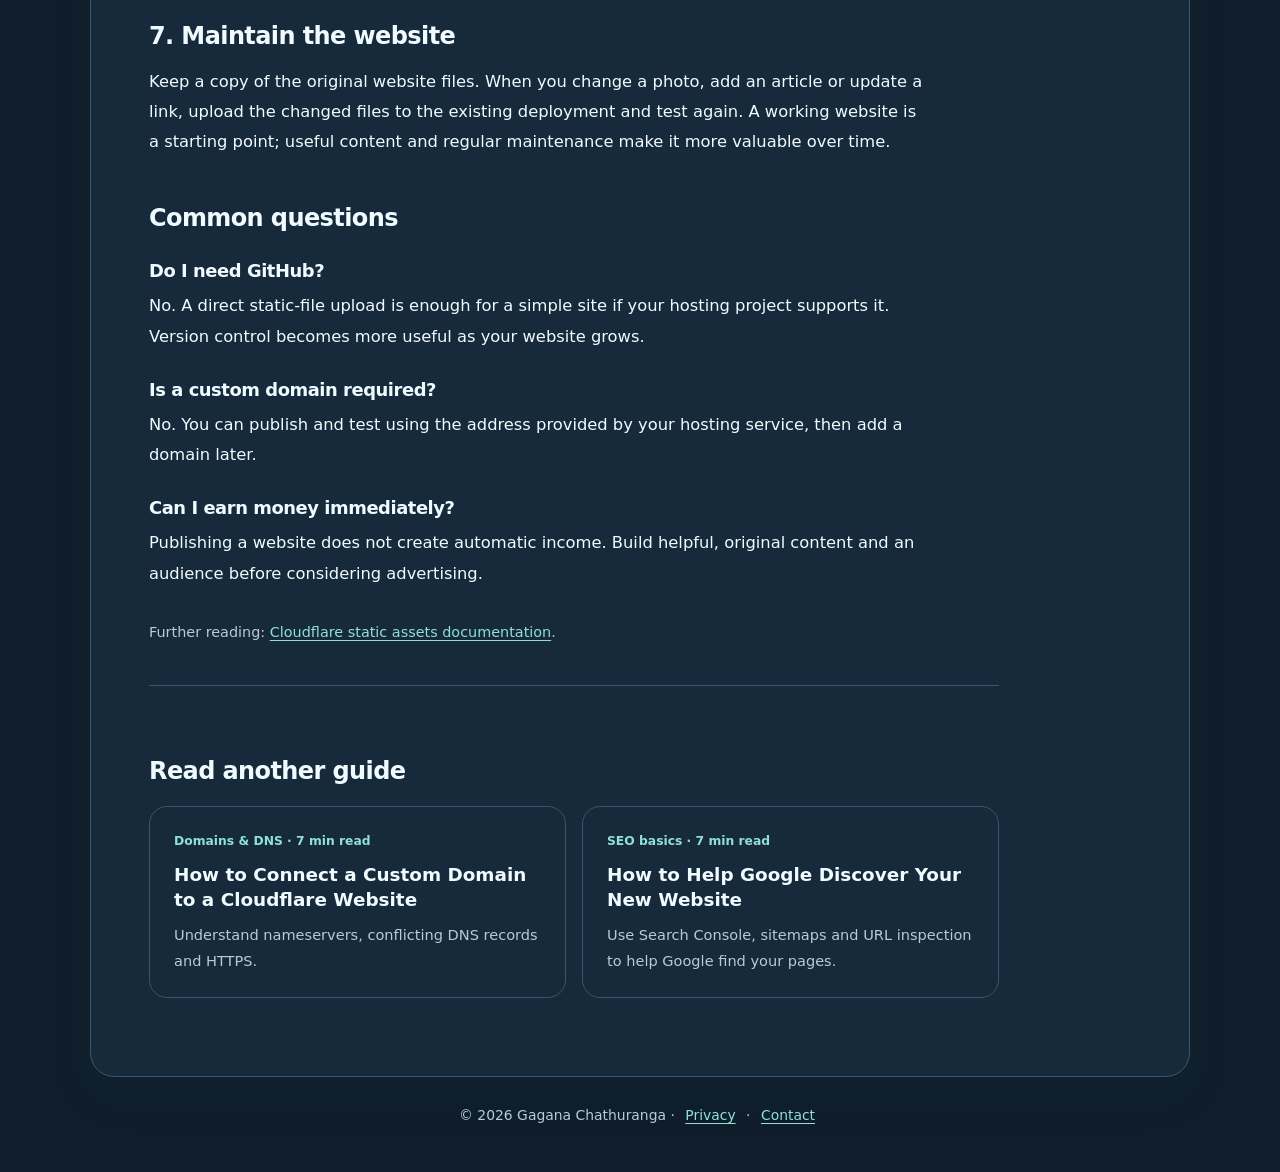
<file: build-and-host-personal-website.html>
<!DOCTYPE html>

<html lang="en"><head><meta charset="utf-8"/><meta content="width=device-width,initial-scale=1" name="viewport"/><meta content="#0b1020" name="theme-color"/><title>How to Build and Host a Personal Website with Cloudflare | Gagana Chathuranga</title><meta content="Learn how to prepare a simple static personal website, test it, publish it with Cloudflare static assets, connect a custom domain, and add basic SEO." name="description"/><meta content="Gagana Chathuranga" name="author"/><meta content="index, follow, max-image-preview:large" name="robots"/><link href="https://gaganachathuranga.com.lk/build-and-host-personal-website.html" rel="canonical"/><link href="favicon.svg" rel="icon" type="image/svg+xml"/><link href="apple-touch-icon.png" rel="apple-touch-icon"/><meta content="article" property="og:type"/><meta content="How to Build and Host a Personal Website with Cloudflare" property="og:title"/><meta content="Learn how to prepare a simple static personal website, test it, publish it with Cloudflare static assets, connect a custom domain, and add basic SEO." property="og:description"/><meta content="https://gaganachathuranga.com.lk/build-and-host-personal-website.html" property="og:url"/><meta content="https://gaganachathuranga.com.lk/share-card.png" property="og:image"/><meta content="summary_large_image" name="twitter:card"/><link href="site.css" rel="stylesheet"/><script type="application/ld+json">{"@context":"https://schema.org","@type":"Article","headline":"How to Build and Host a Personal Website with Cloudflare","description":"Learn how to prepare a simple static personal website, test it, publish it with Cloudflare static assets, connect a custom domain, and add basic SEO.","datePublished":"2026-09-21","dateModified":"2026-09-22","author":{"@type":"Person","name":"Gagana Chathuranga","url":"https://gaganachathuranga.com.lk/about.html"},"publisher":{"@type":"Person","name":"Gagana Chathuranga"},"image":"https://gaganachathuranga.com.lk/share-card.png","mainEntityOfPage":{"@type":"WebPage","@id":"https://gaganachathuranga.com.lk/build-and-host-personal-website.html"}}</script></head><body><div aria-hidden="true" class="reading-progress"><div id="reading-progress-fill"></div></div><header><a class="brand" href="index.html">✦ Gagana Chathuranga</a><button aria-controls="main-nav" aria-expanded="false" class="menu-btn" data-menu-button="" type="button">☰ Menu</button><nav aria-label="Main navigation" id="main-nav"><a href="index.html">Home</a><a href="tech-guides.html">Tech Guides</a><a href="about.html">About</a><a href="contact.html">Contact</a><button class="theme-btn" data-theme-button="" type="button">☀ Light mode</button></nav></header><main class="page"><div class="eyebrow">Website basics · 8 min read</div><h1>How to Build and Host a Personal Website with Cloudflare</h1><p class="lead">A beginner-friendly walkthrough of preparing a static website, publishing it on Cloudflare and connecting a custom domain.</p><div class="meta">By Gagana Chathuranga · Updated September 22, 2026</div><nav aria-label="On this page" class="toc"><strong>On this page</strong><ol><li><a href="#section-1">1. Plan the page before writing code</a></li><li><a href="#section-2">2. Create the website files</a></li><li><a href="#section-3">3. Check the site locally</a></li><li><a href="#section-4">4. Upload the static files to Cloudflare</a></li><li><a href="#section-5">5. Connect your own domain (optional)</a></li><li><a href="#section-6">6. Add discoverability basics</a></li><li><a href="#section-7">7. Maintain the website</a></li><li><a href="#section-8">Common questions</a></li></ol></nav><article>
<p>A personal website can be a simple home for your name, profile photo, projects and social links. You do not need a complex framework to publish one. This guide follows the general approach used for this site: prepare static files, upload them to Cloudflare and connect a domain.</p>
<div class="note"><strong>Cost clarification:</strong> Static hosting can be free within Cloudflare's applicable limits. A custom domain is a separate purchase and may have renewal costs. You can test the website on the Cloudflare-provided address before connecting a purchased domain.</div>
<h2 id="section-1">1. Plan the page before writing code</h2><p>Start with one clear purpose. For a personal site, visitors should immediately understand who you are and where to go next. A simple first version might include a name, short introduction, profile image, links to your public accounts and a contact option. Add project or article sections only when you have useful material for them.</p><p>Write down the links you want to publish and check that they point to your actual profiles. Avoid putting private information on a public page.</p>
<h2 id="section-2">2. Create the website files</h2><p>A basic static website usually has an <code>index.html</code> file, optional CSS and JavaScript files, and any images it uses. HTML describes the page, CSS controls its appearance, and JavaScript adds features such as a theme switcher or share button.</p><pre><code>my-website/
  index.html
  profile.jpg
  favicon.svg
  sitemap.xml
  robots.txt</code></pre><p>The <code>index.html</code> file should be at the top level of the upload. If it is hidden inside another folder, your hosting service may not find the homepage at the expected address.</p>
<h2 id="section-3">3. Check the site locally</h2><p>Open <code>index.html</code> in a browser. Check your name, image, links and mobile layout. Use a real phone as well as a desktop if you can. Try every button, including contact and share features. Some browser features behave differently when a file is opened locally; verify them again after deployment over HTTPS.</p><p>Before publishing, make sure the photo file name exactly matches the name used in your HTML. On Windows, hidden file extensions can make <code>profile.jpg.jpg</code> look deceptively similar to <code>profile.jpg</code>.</p>
<h2 id="section-4">4. Upload the static files to Cloudflare</h2><p>In the Cloudflare dashboard, create a project that supports static asset uploads, then upload the contents of your website folder. Cloudflare's interface and deployment options can change, so follow the current on-screen instructions for your project type. After deployment, open the Cloudflare-provided website address and test the page before changing your domain settings.</p><p>If you are updating an existing site, deploy the new files to the <em>same</em> Worker or project rather than creating a separate one. Keep a backup of the previous working version.</p>
<h2 id="section-5">5. Connect your own domain (optional)</h2><p>A domain is the address visitors type into their browser. Hosting stores and serves the site; DNS helps the domain reach that hosting. If you own a domain, add it through your Cloudflare project's custom-domain settings and follow the prompts.</p><p>An older DNS record may already point your domain to a previous hosting service or a placeholder page. A conflicting record may need to be replaced before the new custom domain can be attached. Check which exact hostname is affected, and do not delete unrelated mail or verification records.</p><p>When Cloudflare reports the custom domain is connected, test the HTTPS address in a new tab. Keep the provided project address available as a troubleshooting option.</p>
<h2 id="section-6">6. Add discoverability basics</h2><p>Give each page a descriptive title and a short meta description. Link related pages together and include a <code>sitemap.xml</code> file when you publish several pages. Add your main website link to your public social profiles so people have a consistent way to find it.</p>
<h2 id="section-7">7. Maintain the website</h2><p>Keep a copy of the original website files. When you change a photo, add an article or update a link, upload the changed files to the existing deployment and test again. A working website is a starting point; useful content and regular maintenance make it more valuable over time.</p>
<h2 id="section-8">Common questions</h2><h3>Do I need GitHub?</h3><p>No. A direct static-file upload is enough for a simple site if your hosting project supports it. Version control becomes more useful as your website grows.</p><h3>Is a custom domain required?</h3><p>No. You can publish and test using the address provided by your hosting service, then add a domain later.</p><h3>Can I earn money immediately?</h3><p>Publishing a website does not create automatic income. Build helpful, original content and an audience before considering advertising.</p>
<p class="source-line">Further reading: <a href="https://developers.cloudflare.com/workers/static-assets/" rel="noopener noreferrer" target="_blank">Cloudflare static assets documentation</a>.</p></article><section class="related"><h2>Read another guide</h2><div class="tiles"><a class="tile" href="connect-custom-domain-cloudflare.html"><span class="pill">Domains &amp; DNS · 7 min read</span><strong>How to Connect a Custom Domain to a Cloudflare Website</strong><span>Understand nameservers, conflicting DNS records and HTTPS.</span></a><a class="tile" href="get-website-on-google.html"><span class="pill">SEO basics · 7 min read</span><strong>How to Help Google Discover Your New Website</strong><span>Use Search Console, sitemaps and URL inspection to help Google find your pages.</span></a></div></section></main><footer>© 2026 Gagana Chathuranga · <a href="privacy.html">Privacy</a> · <a href="contact.html">Contact</a></footer><script defer="" src="site.js"></script></body></html>
</file>
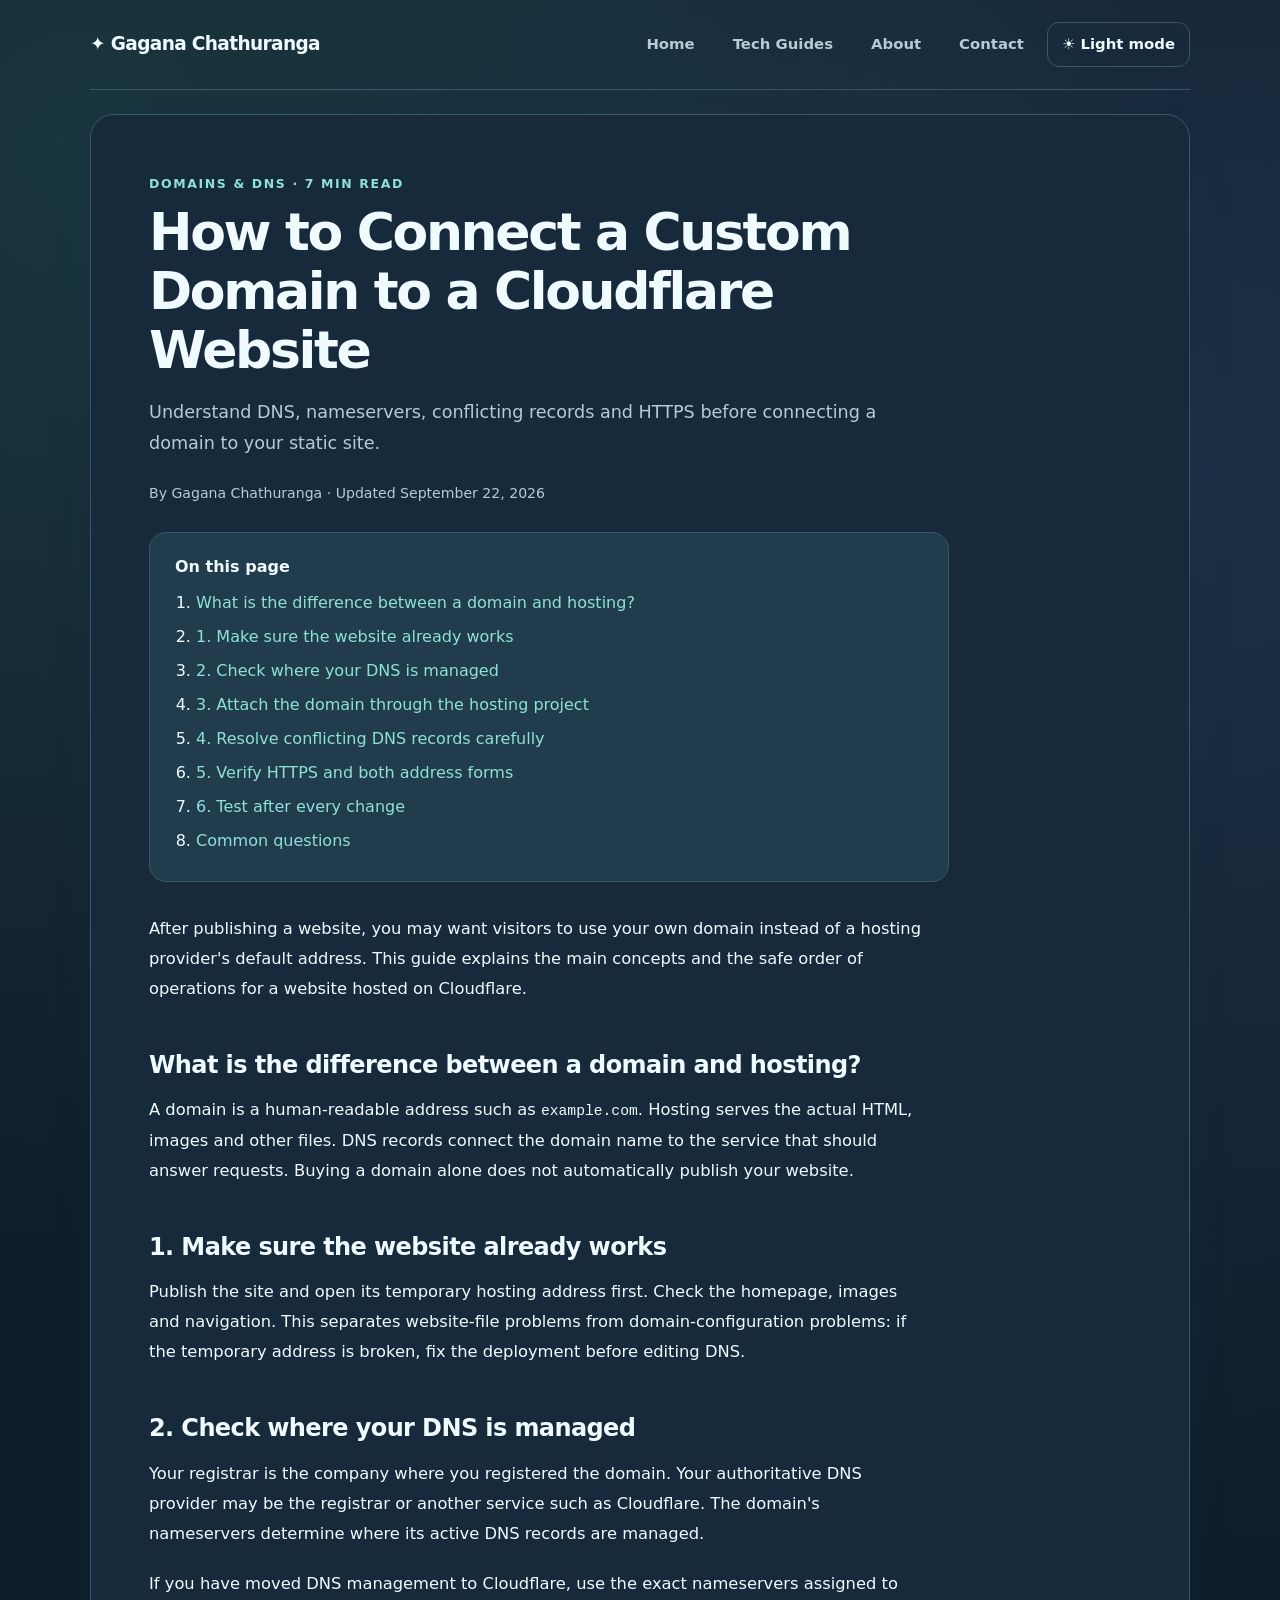
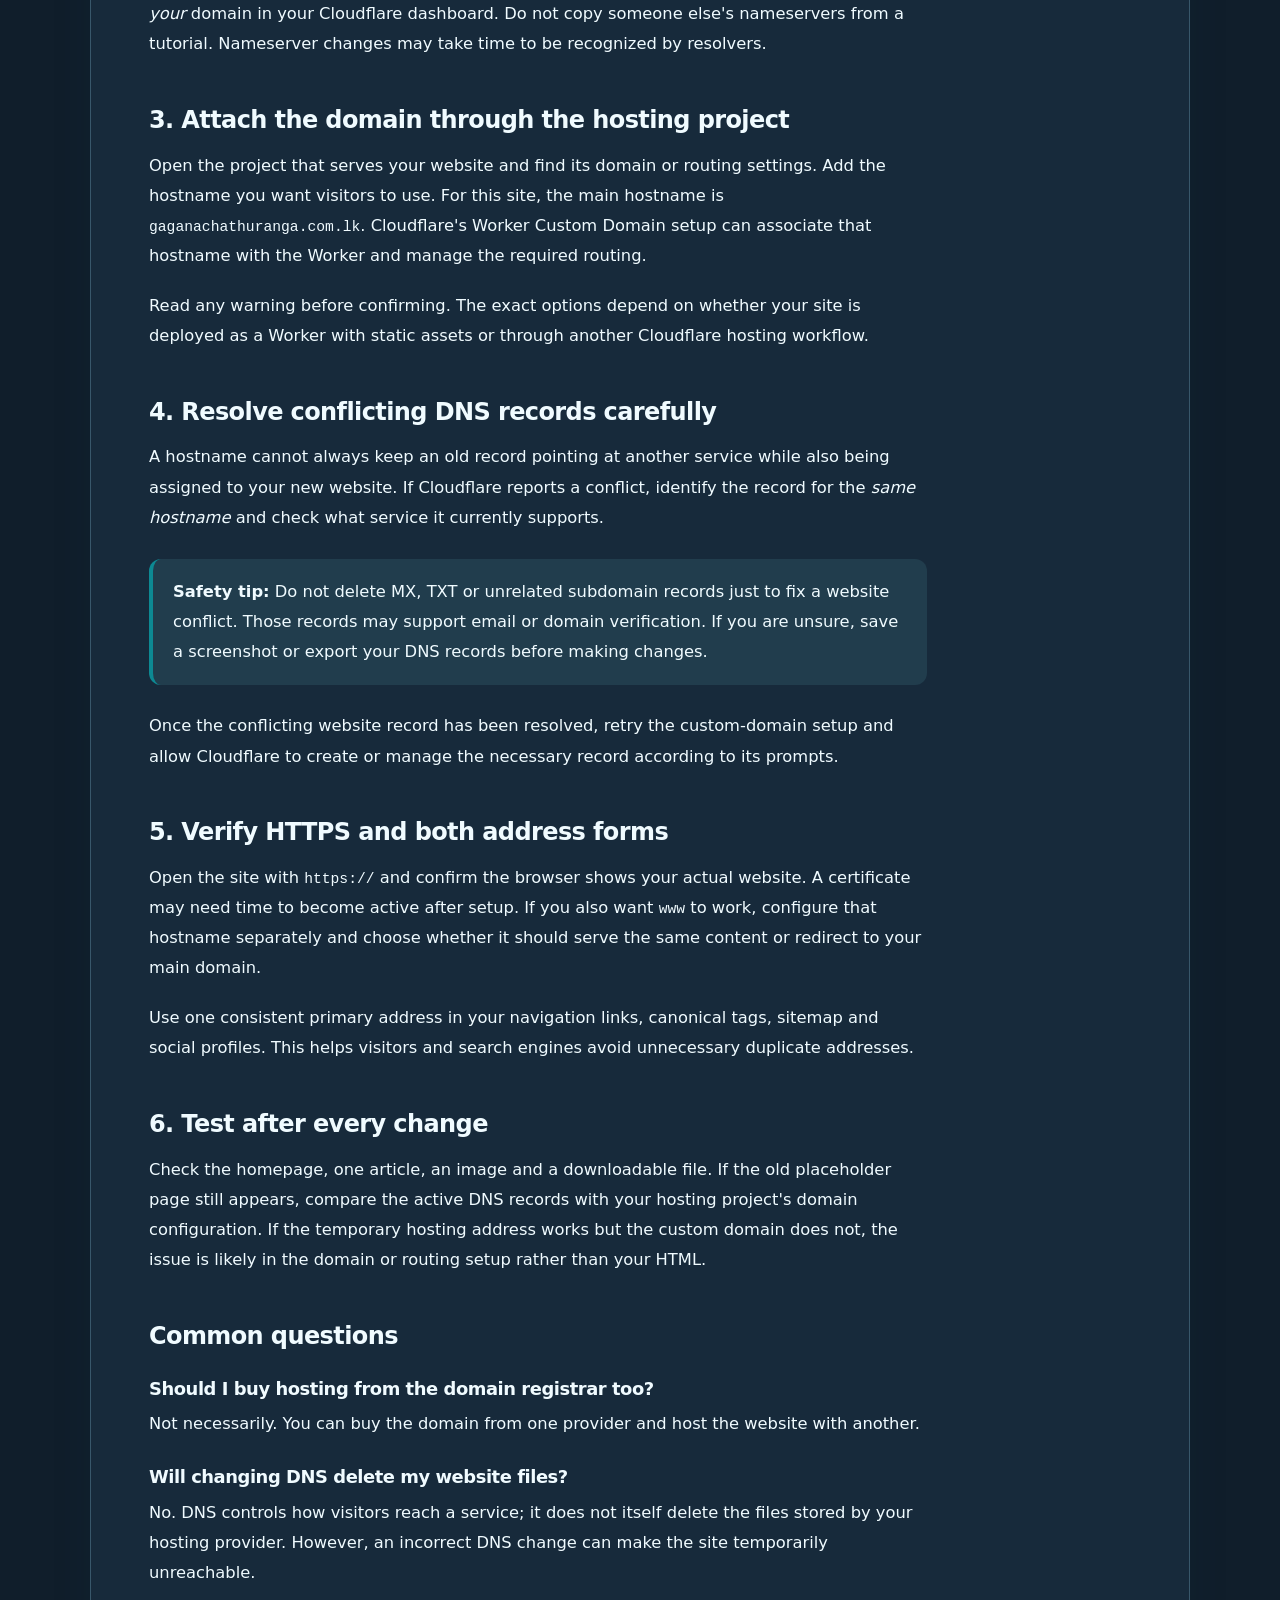
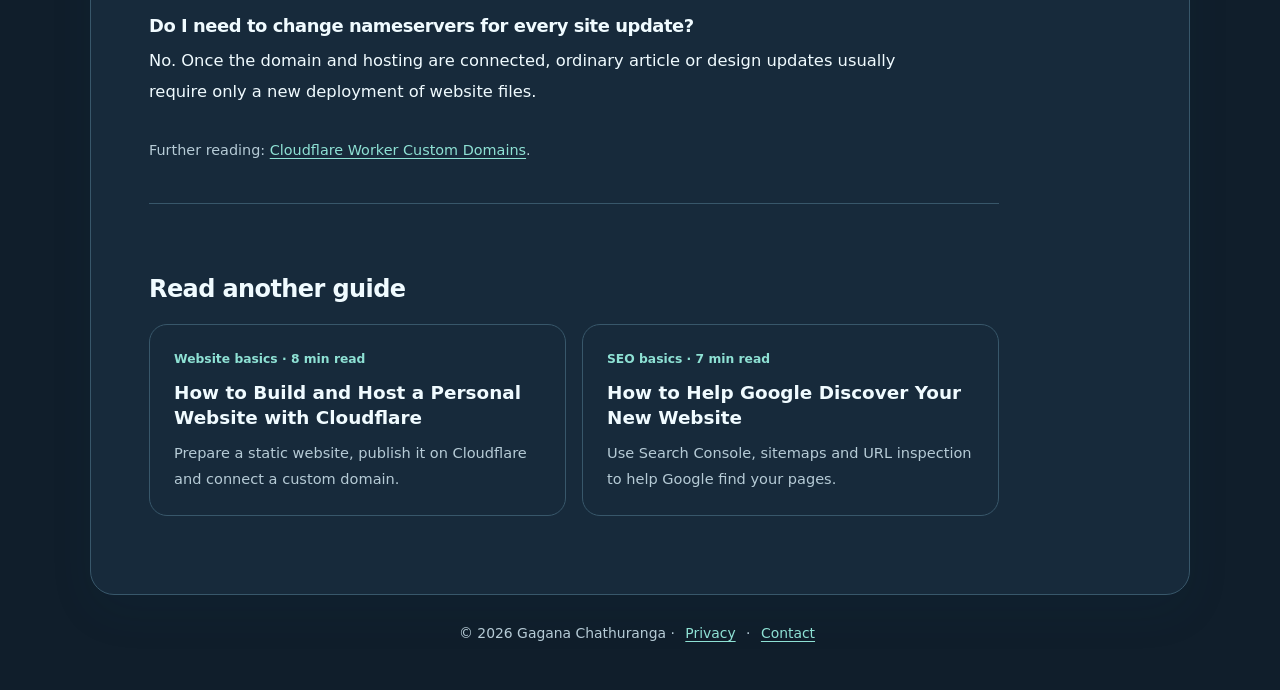
<file: connect-custom-domain-cloudflare.html>
<!DOCTYPE html>

<html lang="en"><head><meta charset="utf-8"/><meta content="width=device-width,initial-scale=1" name="viewport"/><meta content="#0b1020" name="theme-color"/><title>How to Connect a Custom Domain to a Cloudflare Website | Gagana Chathuranga</title><meta content="A beginner-friendly guide to Cloudflare nameservers, DNS records, custom domains, HTTPS, and resolving conflicting DNS records when connecting a website." name="description"/><meta content="Gagana Chathuranga" name="author"/><meta content="index, follow, max-image-preview:large" name="robots"/><link href="https://gaganachathuranga.com.lk/connect-custom-domain-cloudflare.html" rel="canonical"/><link href="favicon.svg" rel="icon" type="image/svg+xml"/><link href="apple-touch-icon.png" rel="apple-touch-icon"/><meta content="article" property="og:type"/><meta content="How to Connect a Custom Domain to a Cloudflare Website" property="og:title"/><meta content="A beginner-friendly guide to Cloudflare nameservers, DNS records, custom domains, HTTPS, and resolving conflicting DNS records when connecting a website." property="og:description"/><meta content="https://gaganachathuranga.com.lk/connect-custom-domain-cloudflare.html" property="og:url"/><meta content="https://gaganachathuranga.com.lk/share-card.png" property="og:image"/><meta content="summary_large_image" name="twitter:card"/><link href="site.css" rel="stylesheet"/><script type="application/ld+json">{"@context":"https://schema.org","@type":"Article","headline":"How to Connect a Custom Domain to a Cloudflare Website","description":"A beginner-friendly guide to Cloudflare nameservers, DNS records, custom domains, HTTPS, and resolving conflicting DNS records when connecting a website.","datePublished":"2026-09-21","dateModified":"2026-09-22","author":{"@type":"Person","name":"Gagana Chathuranga","url":"https://gaganachathuranga.com.lk/about.html"},"publisher":{"@type":"Person","name":"Gagana Chathuranga"},"image":"https://gaganachathuranga.com.lk/share-card.png","mainEntityOfPage":{"@type":"WebPage","@id":"https://gaganachathuranga.com.lk/connect-custom-domain-cloudflare.html"}}</script></head><body><div aria-hidden="true" class="reading-progress"><div id="reading-progress-fill"></div></div><header><a class="brand" href="index.html">✦ Gagana Chathuranga</a><button aria-controls="main-nav" aria-expanded="false" class="menu-btn" data-menu-button="" type="button">☰ Menu</button><nav aria-label="Main navigation" id="main-nav"><a href="index.html">Home</a><a href="tech-guides.html">Tech Guides</a><a href="about.html">About</a><a href="contact.html">Contact</a><button class="theme-btn" data-theme-button="" type="button">☀ Light mode</button></nav></header><main class="page"><div class="eyebrow">Domains &amp; DNS · 7 min read</div><h1>How to Connect a Custom Domain to a Cloudflare Website</h1><p class="lead">Understand DNS, nameservers, conflicting records and HTTPS before connecting a domain to your static site.</p><div class="meta">By Gagana Chathuranga · Updated September 22, 2026</div><nav aria-label="On this page" class="toc"><strong>On this page</strong><ol><li><a href="#section-1">What is the difference between a domain and hosting?</a></li><li><a href="#section-2">1. Make sure the website already works</a></li><li><a href="#section-3">2. Check where your DNS is managed</a></li><li><a href="#section-4">3. Attach the domain through the hosting project</a></li><li><a href="#section-5">4. Resolve conflicting DNS records carefully</a></li><li><a href="#section-6">5. Verify HTTPS and both address forms</a></li><li><a href="#section-7">6. Test after every change</a></li><li><a href="#section-8">Common questions</a></li></ol></nav><article>
<p>After publishing a website, you may want visitors to use your own domain instead of a hosting provider's default address. This guide explains the main concepts and the safe order of operations for a website hosted on Cloudflare.</p>
<h2 id="section-1">What is the difference between a domain and hosting?</h2><p>A domain is a human-readable address such as <code>example.com</code>. Hosting serves the actual HTML, images and other files. DNS records connect the domain name to the service that should answer requests. Buying a domain alone does not automatically publish your website.</p>
<h2 id="section-2">1. Make sure the website already works</h2><p>Publish the site and open its temporary hosting address first. Check the homepage, images and navigation. This separates website-file problems from domain-configuration problems: if the temporary address is broken, fix the deployment before editing DNS.</p>
<h2 id="section-3">2. Check where your DNS is managed</h2><p>Your registrar is the company where you registered the domain. Your authoritative DNS provider may be the registrar or another service such as Cloudflare. The domain's nameservers determine where its active DNS records are managed.</p><p>If you have moved DNS management to Cloudflare, use the exact nameservers assigned to <em>your</em> domain in your Cloudflare dashboard. Do not copy someone else's nameservers from a tutorial. Nameserver changes may take time to be recognized by resolvers.</p>
<h2 id="section-4">3. Attach the domain through the hosting project</h2><p>Open the project that serves your website and find its domain or routing settings. Add the hostname you want visitors to use. For this site, the main hostname is <code>gaganachathuranga.com.lk</code>. Cloudflare's Worker Custom Domain setup can associate that hostname with the Worker and manage the required routing.</p><p>Read any warning before confirming. The exact options depend on whether your site is deployed as a Worker with static assets or through another Cloudflare hosting workflow.</p>
<h2 id="section-5">4. Resolve conflicting DNS records carefully</h2><p>A hostname cannot always keep an old record pointing at another service while also being assigned to your new website. If Cloudflare reports a conflict, identify the record for the <em>same hostname</em> and check what service it currently supports.</p><div class="note"><strong>Safety tip:</strong> Do not delete MX, TXT or unrelated subdomain records just to fix a website conflict. Those records may support email or domain verification. If you are unsure, save a screenshot or export your DNS records before making changes.</div><p>Once the conflicting website record has been resolved, retry the custom-domain setup and allow Cloudflare to create or manage the necessary record according to its prompts.</p>
<h2 id="section-6">5. Verify HTTPS and both address forms</h2><p>Open the site with <code>https://</code> and confirm the browser shows your actual website. A certificate may need time to become active after setup. If you also want <code>www</code> to work, configure that hostname separately and choose whether it should serve the same content or redirect to your main domain.</p><p>Use one consistent primary address in your navigation links, canonical tags, sitemap and social profiles. This helps visitors and search engines avoid unnecessary duplicate addresses.</p>
<h2 id="section-7">6. Test after every change</h2><p>Check the homepage, one article, an image and a downloadable file. If the old placeholder page still appears, compare the active DNS records with your hosting project's domain configuration. If the temporary hosting address works but the custom domain does not, the issue is likely in the domain or routing setup rather than your HTML.</p>
<h2 id="section-8">Common questions</h2><h3>Should I buy hosting from the domain registrar too?</h3><p>Not necessarily. You can buy the domain from one provider and host the website with another.</p><h3>Will changing DNS delete my website files?</h3><p>No. DNS controls how visitors reach a service; it does not itself delete the files stored by your hosting provider. However, an incorrect DNS change can make the site temporarily unreachable.</p><h3>Do I need to change nameservers for every site update?</h3><p>No. Once the domain and hosting are connected, ordinary article or design updates usually require only a new deployment of website files.</p>
<p class="source-line">Further reading: <a href="https://developers.cloudflare.com/workers/configuration/routing/custom-domains/" rel="noopener noreferrer" target="_blank">Cloudflare Worker Custom Domains</a>.</p></article><section class="related"><h2>Read another guide</h2><div class="tiles"><a class="tile" href="build-and-host-personal-website.html"><span class="pill">Website basics · 8 min read</span><strong>How to Build and Host a Personal Website with Cloudflare</strong><span>Prepare a static website, publish it on Cloudflare and connect a custom domain.</span></a><a class="tile" href="get-website-on-google.html"><span class="pill">SEO basics · 7 min read</span><strong>How to Help Google Discover Your New Website</strong><span>Use Search Console, sitemaps and URL inspection to help Google find your pages.</span></a></div></section></main><footer>© 2026 Gagana Chathuranga · <a href="privacy.html">Privacy</a> · <a href="contact.html">Contact</a></footer><script defer="" src="site.js"></script></body></html>
</file>
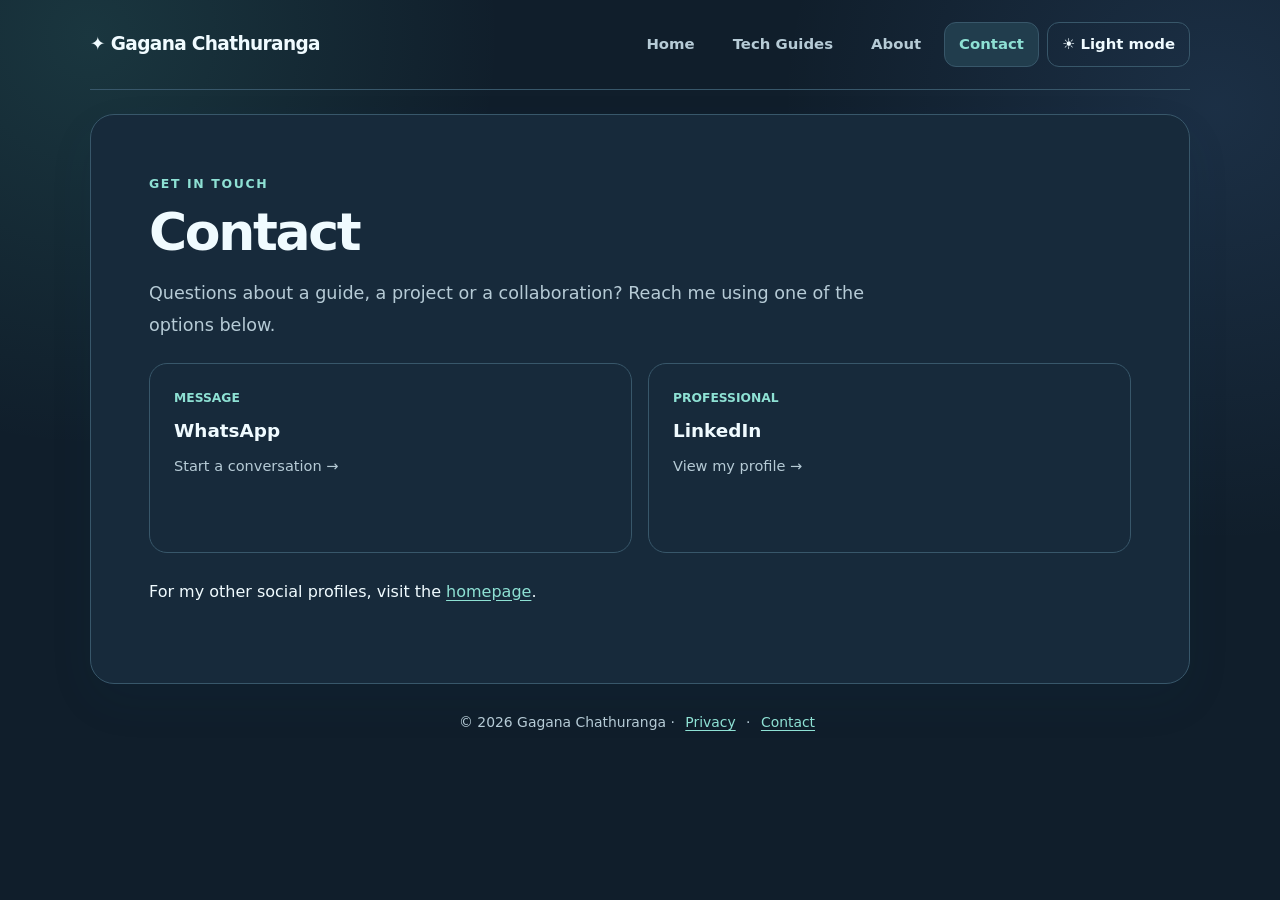
<file: contact.html>
<!DOCTYPE html>
<html lang="en"><head><meta charset="utf-8"/><meta content="width=device-width,initial-scale=1" name="viewport"/><meta content="#0b1020" name="theme-color"/><title>Contact | Gagana Chathuranga</title><meta content="Contact Gagana Chathuranga through WhatsApp or LinkedIn." name="description"/><meta content="Gagana Chathuranga" name="author"/><link href="https://gaganachathuranga.com.lk/contact.html" rel="canonical"/><link href="favicon.svg" rel="icon" type="image/svg+xml"/><link href="apple-touch-icon.png" rel="apple-touch-icon"/><meta content="website" property="og:type"/><meta content="Contact" property="og:title"/><meta content="Contact Gagana Chathuranga through WhatsApp or LinkedIn." property="og:description"/><meta content="https://gaganachathuranga.com.lk/contact.html" property="og:url"/><meta content="https://gaganachathuranga.com.lk/share-card.png" property="og:image"/><meta content="summary_large_image" name="twitter:card"/><link href="site.css" rel="stylesheet"/><meta content="index, follow, max-image-preview:large" name="robots"/></head><body><header><a class="brand" href="">✦ Gagana Chathuranga</a><button aria-controls="main-nav" aria-expanded="false" class="menu-btn" data-menu-button="" type="button">☰ Menu</button><nav aria-label="Main navigation" id="main-nav"><a href="">Home</a><a href="tech-guides.html">Tech Guides</a><a href="about.html">About</a><a aria-current="page" href="contact.html">Contact</a><button class="theme-btn" data-theme-button="" type="button">☀ Light mode</button></nav></header><main class="page"><div class="eyebrow">GET IN TOUCH</div><h1>Contact</h1><p class="lead">Questions about a guide, a project or a collaboration? Reach me using one of the options below.</p><div class="tiles"><a class="tile" href="https://wa.me/94741641120" rel="noopener noreferrer" target="_blank"><span class="pill">MESSAGE</span><strong>WhatsApp</strong><span>Start a conversation →</span></a><a class="tile" href="https://lk.linkedin.com/in/gagana-chathuranga-6582b7426" rel="noopener noreferrer" target="_blank"><span class="pill">PROFESSIONAL</span><strong>LinkedIn</strong><span>View my profile →</span></a></div><p style="margin-top:25px">For my other social profiles, visit the <a href="">homepage</a>.</p></main><footer>© 2026 Gagana Chathuranga · <a href="privacy.html">Privacy</a> · <a href="contact.html">Contact</a></footer><script defer="" src="site.js"></script></body></html>
</file>
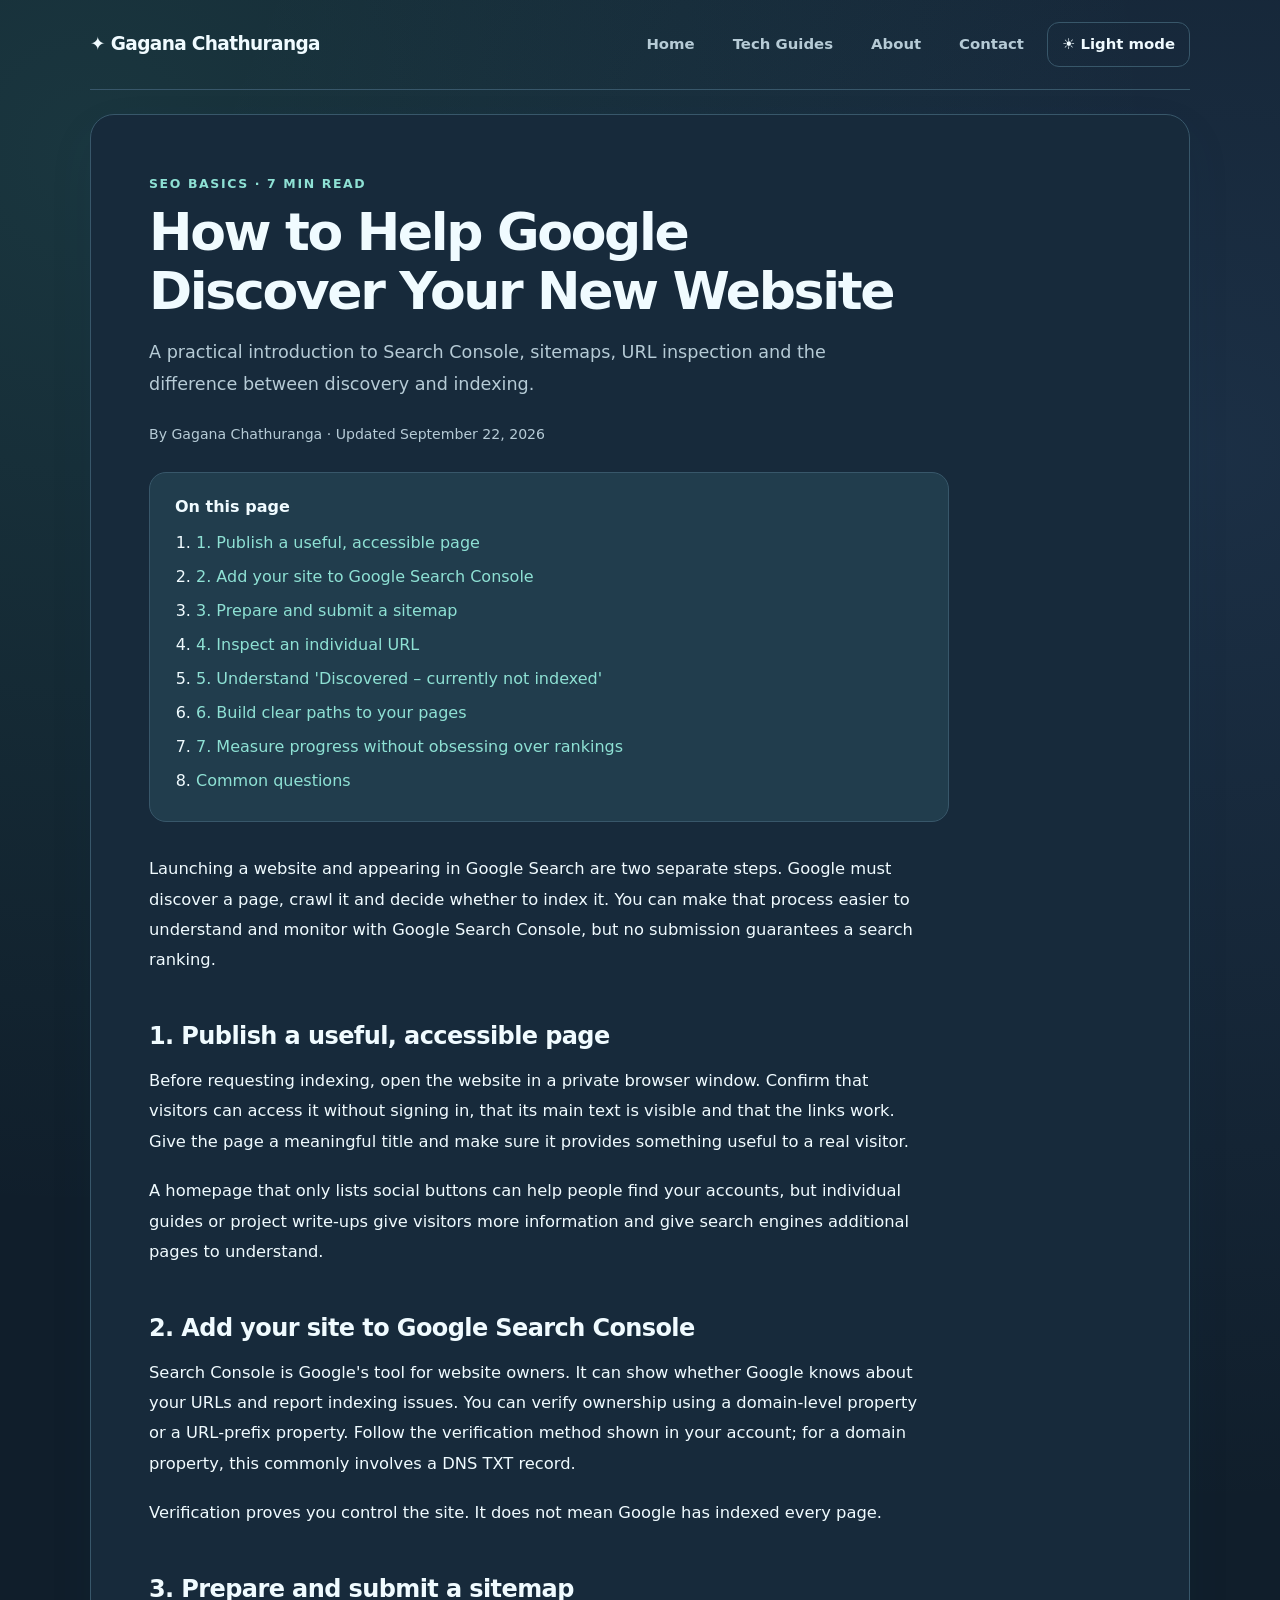
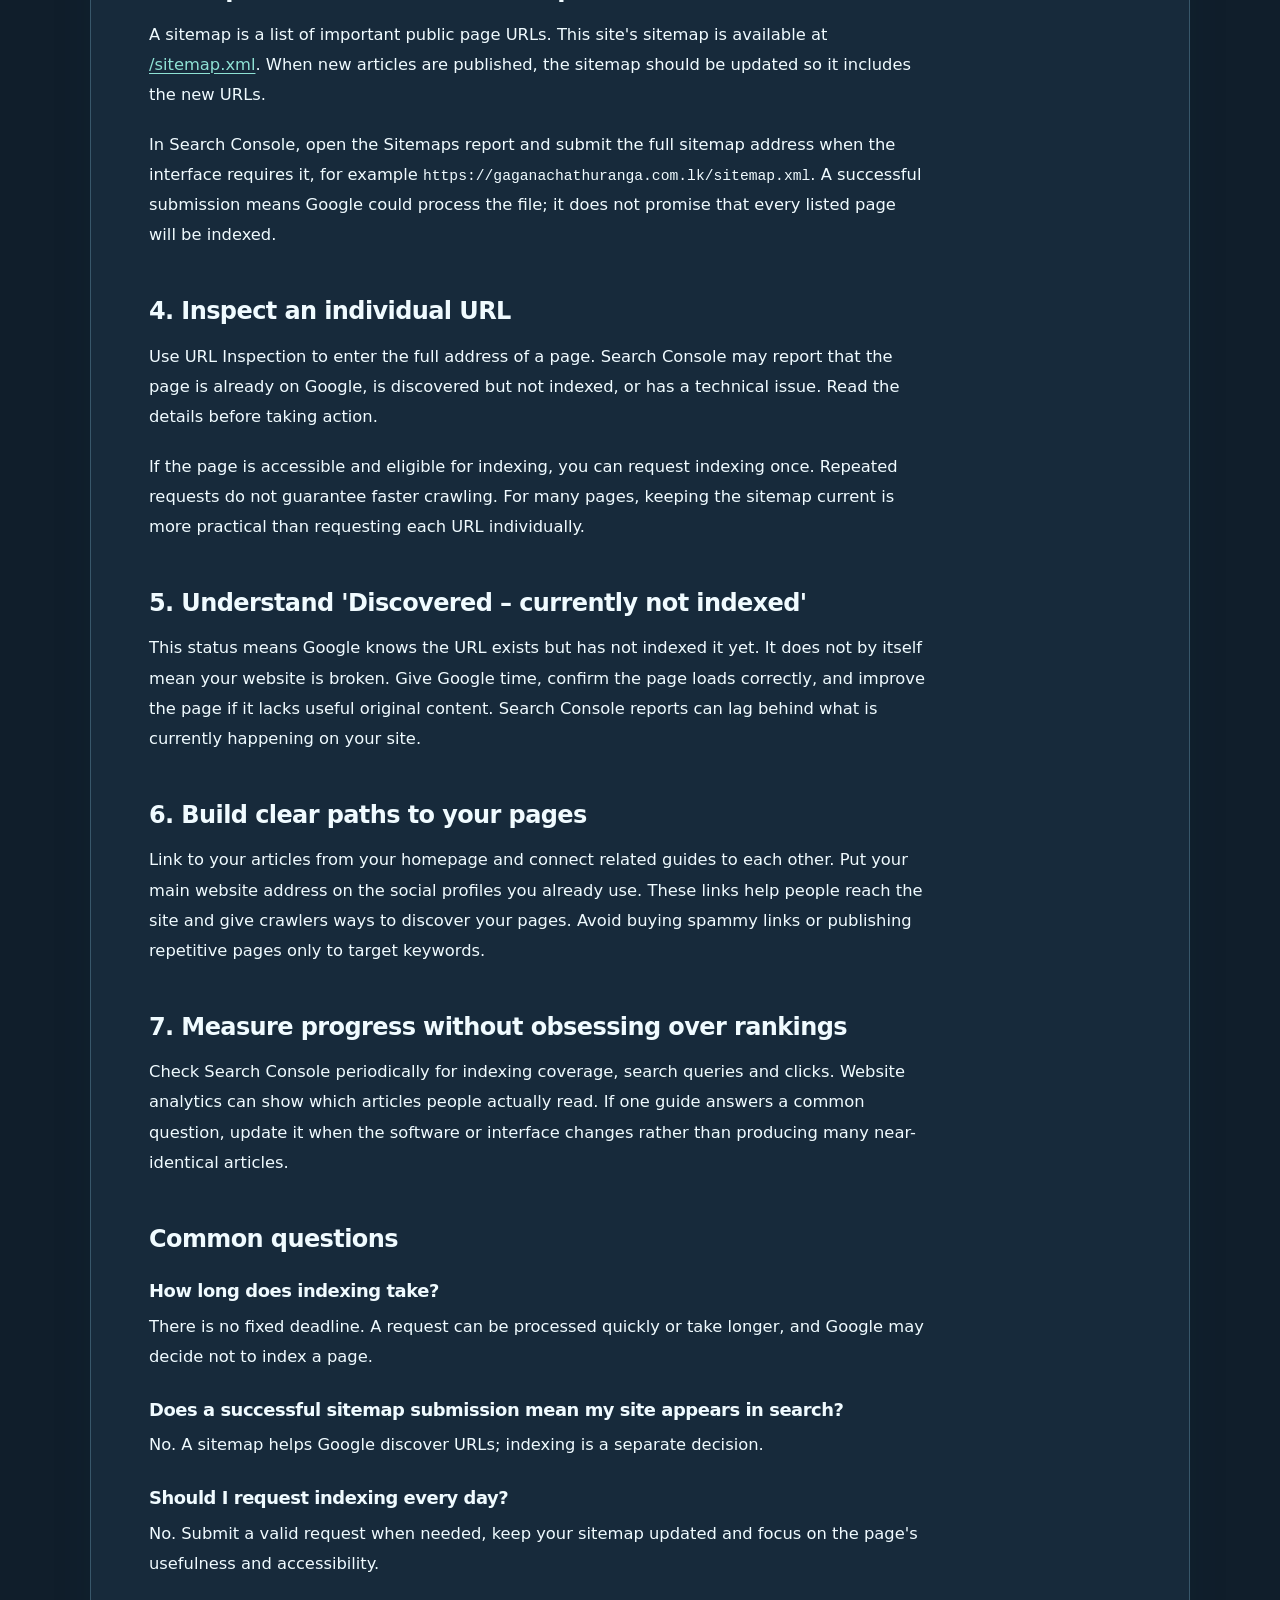
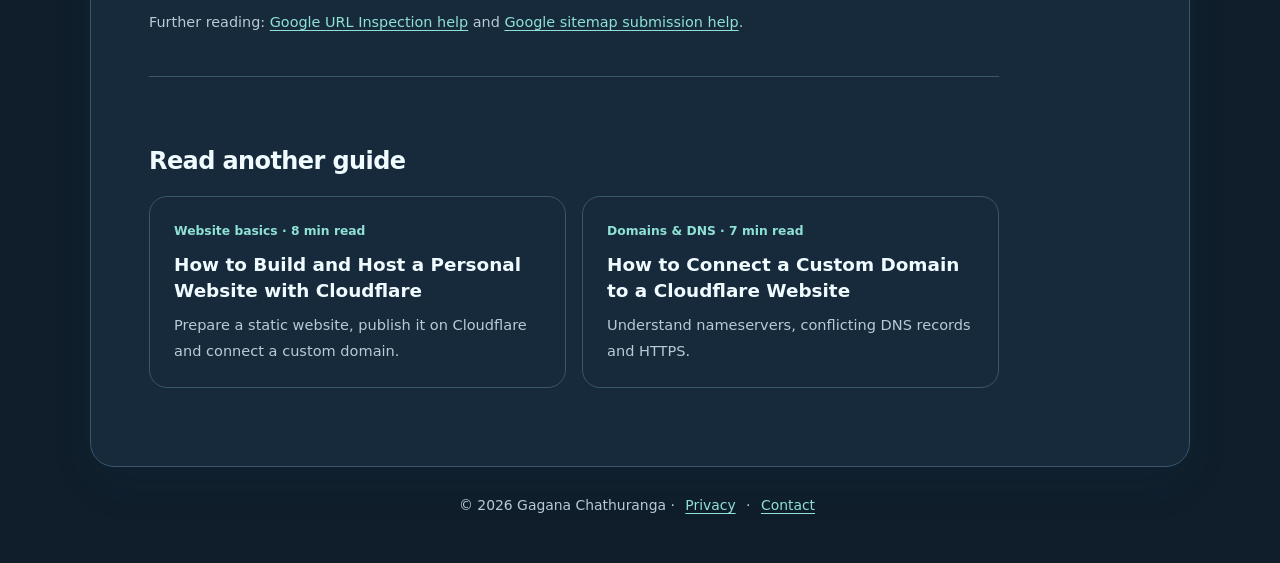
<file: get-website-on-google.html>
<!DOCTYPE html>

<html lang="en"><head><meta charset="utf-8"/><meta content="width=device-width,initial-scale=1" name="viewport"/><meta content="#0b1020" name="theme-color"/><title>How to Help Google Discover Your New Website | Gagana Chathuranga</title><meta content="Learn how to use Google Search Console, submit a sitemap, inspect URLs, request indexing, and understand the difference between discovery, crawling, and indexing." name="description"/><meta content="Gagana Chathuranga" name="author"/><meta content="index, follow, max-image-preview:large" name="robots"/><link href="https://gaganachathuranga.com.lk/get-website-on-google.html" rel="canonical"/><link href="favicon.svg" rel="icon" type="image/svg+xml"/><link href="apple-touch-icon.png" rel="apple-touch-icon"/><meta content="article" property="og:type"/><meta content="How to Help Google Discover Your New Website" property="og:title"/><meta content="Learn how to use Google Search Console, submit a sitemap, inspect URLs, request indexing, and understand the difference between discovery, crawling, and indexing." property="og:description"/><meta content="https://gaganachathuranga.com.lk/get-website-on-google.html" property="og:url"/><meta content="https://gaganachathuranga.com.lk/share-card.png" property="og:image"/><meta content="summary_large_image" name="twitter:card"/><link href="site.css" rel="stylesheet"/><script type="application/ld+json">{"@context":"https://schema.org","@type":"Article","headline":"How to Help Google Discover Your New Website","description":"Learn how to use Google Search Console, submit a sitemap, inspect URLs, request indexing, and understand the difference between discovery, crawling, and indexing.","datePublished":"2026-09-21","dateModified":"2026-09-22","author":{"@type":"Person","name":"Gagana Chathuranga","url":"https://gaganachathuranga.com.lk/about.html"},"publisher":{"@type":"Person","name":"Gagana Chathuranga"},"image":"https://gaganachathuranga.com.lk/share-card.png","mainEntityOfPage":{"@type":"WebPage","@id":"https://gaganachathuranga.com.lk/get-website-on-google.html"}}</script></head><body><div aria-hidden="true" class="reading-progress"><div id="reading-progress-fill"></div></div><header><a class="brand" href="index.html">✦ Gagana Chathuranga</a><button aria-controls="main-nav" aria-expanded="false" class="menu-btn" data-menu-button="" type="button">☰ Menu</button><nav aria-label="Main navigation" id="main-nav"><a href="index.html">Home</a><a href="tech-guides.html">Tech Guides</a><a href="about.html">About</a><a href="contact.html">Contact</a><button class="theme-btn" data-theme-button="" type="button">☀ Light mode</button></nav></header><main class="page"><div class="eyebrow">SEO basics · 7 min read</div><h1>How to Help Google Discover Your New Website</h1><p class="lead">A practical introduction to Search Console, sitemaps, URL inspection and the difference between discovery and indexing.</p><div class="meta">By Gagana Chathuranga · Updated September 22, 2026</div><nav aria-label="On this page" class="toc"><strong>On this page</strong><ol><li><a href="#section-1">1. Publish a useful, accessible page</a></li><li><a href="#section-2">2. Add your site to Google Search Console</a></li><li><a href="#section-3">3. Prepare and submit a sitemap</a></li><li><a href="#section-4">4. Inspect an individual URL</a></li><li><a href="#section-5">5. Understand 'Discovered – currently not indexed'</a></li><li><a href="#section-6">6. Build clear paths to your pages</a></li><li><a href="#section-7">7. Measure progress without obsessing over rankings</a></li><li><a href="#section-8">Common questions</a></li></ol></nav><article>
<p>Launching a website and appearing in Google Search are two separate steps. Google must discover a page, crawl it and decide whether to index it. You can make that process easier to understand and monitor with Google Search Console, but no submission guarantees a search ranking.</p>
<h2 id="section-1">1. Publish a useful, accessible page</h2><p>Before requesting indexing, open the website in a private browser window. Confirm that visitors can access it without signing in, that its main text is visible and that the links work. Give the page a meaningful title and make sure it provides something useful to a real visitor.</p><p>A homepage that only lists social buttons can help people find your accounts, but individual guides or project write-ups give visitors more information and give search engines additional pages to understand.</p>
<h2 id="section-2">2. Add your site to Google Search Console</h2><p>Search Console is Google's tool for website owners. It can show whether Google knows about your URLs and report indexing issues. You can verify ownership using a domain-level property or a URL-prefix property. Follow the verification method shown in your account; for a domain property, this commonly involves a DNS TXT record.</p><p>Verification proves you control the site. It does not mean Google has indexed every page.</p>
<h2 id="section-3">3. Prepare and submit a sitemap</h2><p>A sitemap is a list of important public page URLs. This site's sitemap is available at <a href="sitemap.xml">/sitemap.xml</a>. When new articles are published, the sitemap should be updated so it includes the new URLs.</p><p>In Search Console, open the Sitemaps report and submit the full sitemap address when the interface requires it, for example <code>https://gaganachathuranga.com.lk/sitemap.xml</code>. A successful submission means Google could process the file; it does not promise that every listed page will be indexed.</p>
<h2 id="section-4">4. Inspect an individual URL</h2><p>Use URL Inspection to enter the full address of a page. Search Console may report that the page is already on Google, is discovered but not indexed, or has a technical issue. Read the details before taking action.</p><p>If the page is accessible and eligible for indexing, you can request indexing once. Repeated requests do not guarantee faster crawling. For many pages, keeping the sitemap current is more practical than requesting each URL individually.</p>
<h2 id="section-5">5. Understand 'Discovered – currently not indexed'</h2><p>This status means Google knows the URL exists but has not indexed it yet. It does not by itself mean your website is broken. Give Google time, confirm the page loads correctly, and improve the page if it lacks useful original content. Search Console reports can lag behind what is currently happening on your site.</p>
<h2 id="section-6">6. Build clear paths to your pages</h2><p>Link to your articles from your homepage and connect related guides to each other. Put your main website address on the social profiles you already use. These links help people reach the site and give crawlers ways to discover your pages. Avoid buying spammy links or publishing repetitive pages only to target keywords.</p>
<h2 id="section-7">7. Measure progress without obsessing over rankings</h2><p>Check Search Console periodically for indexing coverage, search queries and clicks. Website analytics can show which articles people actually read. If one guide answers a common question, update it when the software or interface changes rather than producing many near-identical articles.</p>
<h2 id="section-8">Common questions</h2><h3>How long does indexing take?</h3><p>There is no fixed deadline. A request can be processed quickly or take longer, and Google may decide not to index a page.</p><h3>Does a successful sitemap submission mean my site appears in search?</h3><p>No. A sitemap helps Google discover URLs; indexing is a separate decision.</p><h3>Should I request indexing every day?</h3><p>No. Submit a valid request when needed, keep your sitemap updated and focus on the page's usefulness and accessibility.</p>
<p class="source-line">Further reading: <a href="https://support.google.com/webmasters/answer/9012289" rel="noopener noreferrer" target="_blank">Google URL Inspection help</a> and <a href="https://support.google.com/webmasters/answer/7451001" rel="noopener noreferrer" target="_blank">Google sitemap submission help</a>.</p></article><section class="related"><h2>Read another guide</h2><div class="tiles"><a class="tile" href="build-and-host-personal-website.html"><span class="pill">Website basics · 8 min read</span><strong>How to Build and Host a Personal Website with Cloudflare</strong><span>Prepare a static website, publish it on Cloudflare and connect a custom domain.</span></a><a class="tile" href="connect-custom-domain-cloudflare.html"><span class="pill">Domains &amp; DNS · 7 min read</span><strong>How to Connect a Custom Domain to a Cloudflare Website</strong><span>Understand nameservers, conflicting DNS records and HTTPS.</span></a></div></section></main><footer>© 2026 Gagana Chathuranga · <a href="privacy.html">Privacy</a> · <a href="contact.html">Contact</a></footer><script defer="" src="site.js"></script></body></html>
</file>
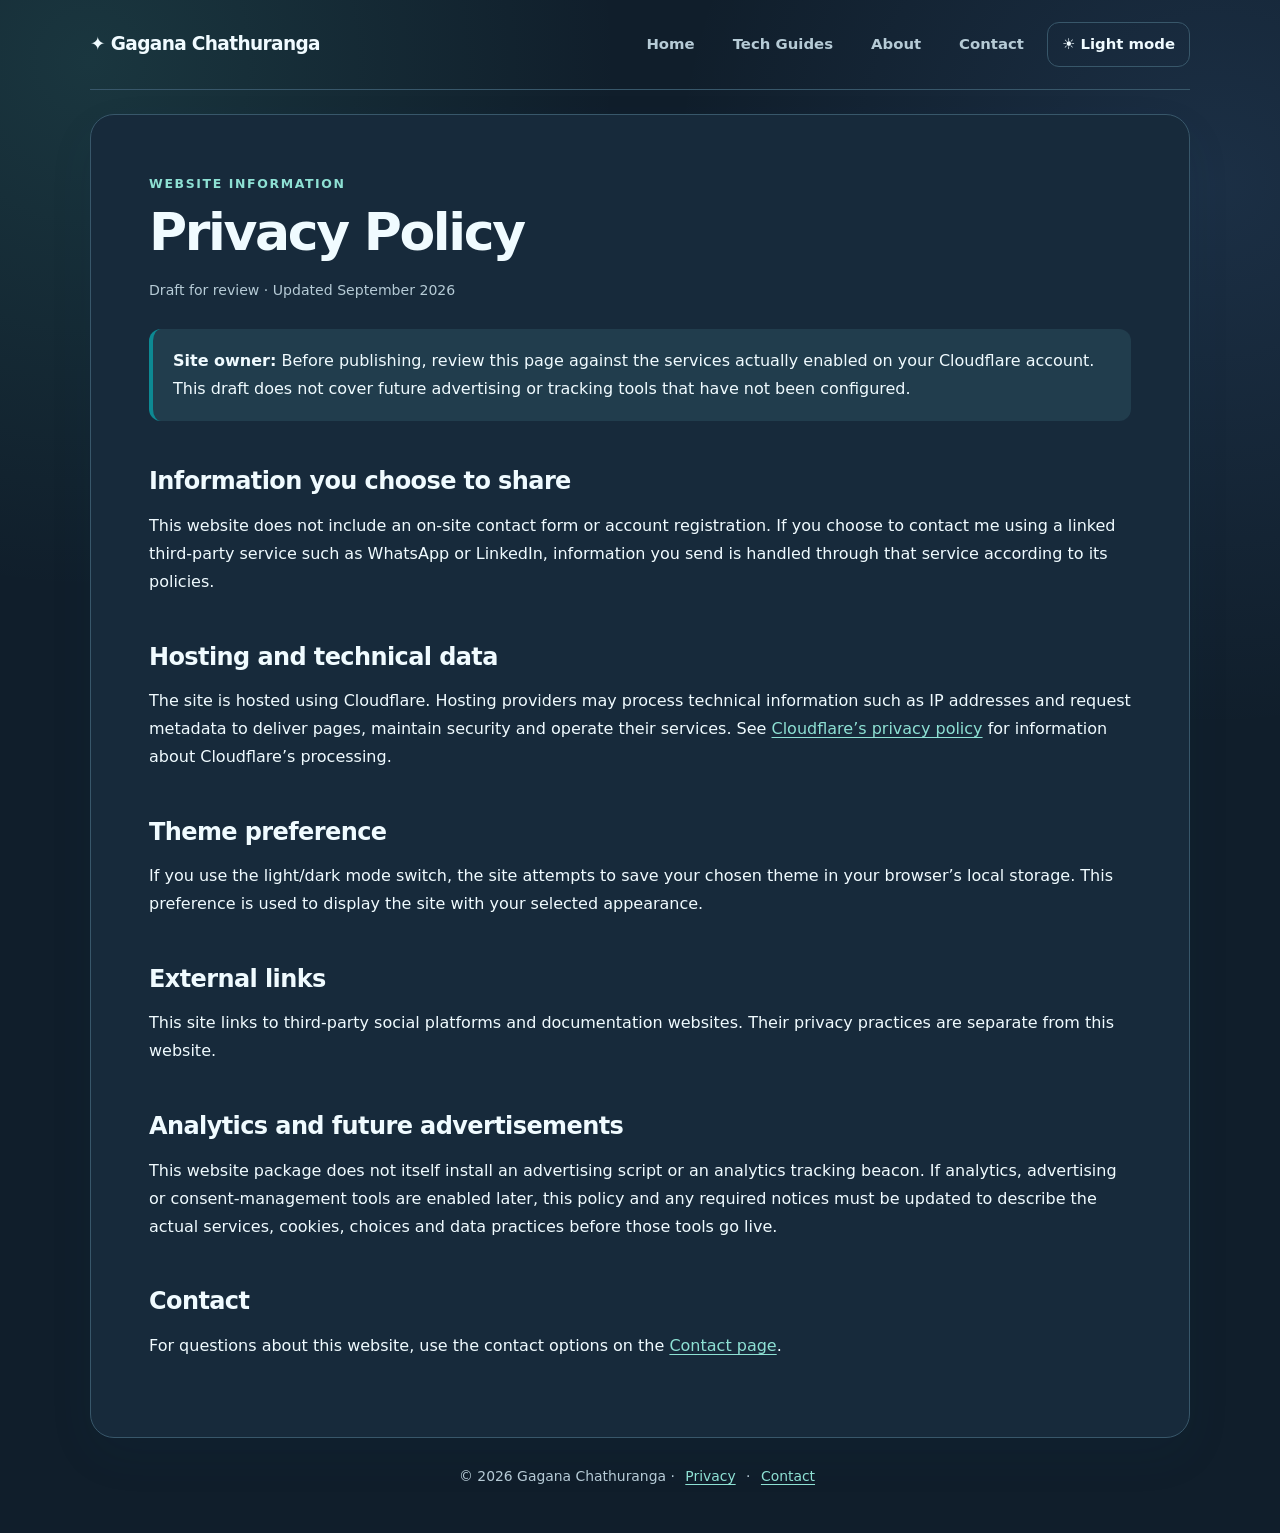
<file: privacy.html>
<!DOCTYPE html>
<html lang="en"><head><meta charset="utf-8"/><meta content="width=device-width,initial-scale=1" name="viewport"/><meta content="#0b1020" name="theme-color"/><title>Privacy Policy | Gagana Chathuranga</title><meta content="Privacy information for the Gagana Chathuranga personal website." name="description"/><meta content="Gagana Chathuranga" name="author"/><link href="https://gaganachathuranga.com.lk/privacy.html" rel="canonical"/><link href="favicon.svg" rel="icon" type="image/svg+xml"/><link href="apple-touch-icon.png" rel="apple-touch-icon"/><meta content="website" property="og:type"/><meta content="Privacy Policy" property="og:title"/><meta content="Privacy information for the Gagana Chathuranga personal website." property="og:description"/><meta content="https://gaganachathuranga.com.lk/privacy.html" property="og:url"/><meta content="https://gaganachathuranga.com.lk/share-card.png" property="og:image"/><meta content="summary_large_image" name="twitter:card"/><link href="site.css" rel="stylesheet"/><meta content="index, follow, max-image-preview:large" name="robots"/></head><body><header><a class="brand" href="">✦ Gagana Chathuranga</a><button aria-controls="main-nav" aria-expanded="false" class="menu-btn" data-menu-button="" type="button">☰ Menu</button><nav aria-label="Main navigation" id="main-nav"><a href="">Home</a><a href="tech-guides.html">Tech Guides</a><a href="about.html">About</a><a href="contact.html">Contact</a><button class="theme-btn" data-theme-button="" type="button">☀ Light mode</button></nav></header><main class="page"><div class="eyebrow">WEBSITE INFORMATION</div><h1>Privacy Policy</h1><p class="meta">Draft for review · Updated September 2026</p><div class="note"><strong>Site owner:</strong> Before publishing, review this page against the services actually enabled on your Cloudflare account. This draft does not cover future advertising or tracking tools that have not been configured.</div><h2>Information you choose to share</h2><p>This website does not include an on-site contact form or account registration. If you choose to contact me using a linked third-party service such as WhatsApp or LinkedIn, information you send is handled through that service according to its policies.</p><h2>Hosting and technical data</h2><p>The site is hosted using Cloudflare. Hosting providers may process technical information such as IP addresses and request metadata to deliver pages, maintain security and operate their services. See <a href="https://www.cloudflare.com/privacypolicy/" rel="noopener noreferrer" target="_blank">Cloudflare’s privacy policy</a> for information about Cloudflare’s processing.</p><h2>Theme preference</h2><p>If you use the light/dark mode switch, the site attempts to save your chosen theme in your browser’s local storage. This preference is used to display the site with your selected appearance.</p><h2>External links</h2><p>This site links to third-party social platforms and documentation websites. Their privacy practices are separate from this website.</p><h2>Analytics and future advertisements</h2><p>This website package does not itself install an advertising script or an analytics tracking beacon. If analytics, advertising or consent-management tools are enabled later, this policy and any required notices must be updated to describe the actual services, cookies, choices and data practices before those tools go live.</p><h2>Contact</h2><p>For questions about this website, use the contact options on the <a href="contact.html">Contact page</a>.</p></main><footer>© 2026 Gagana Chathuranga · <a href="privacy.html">Privacy</a> · <a href="contact.html">Contact</a></footer><script defer="" src="site.js"></script></body></html>
</file>
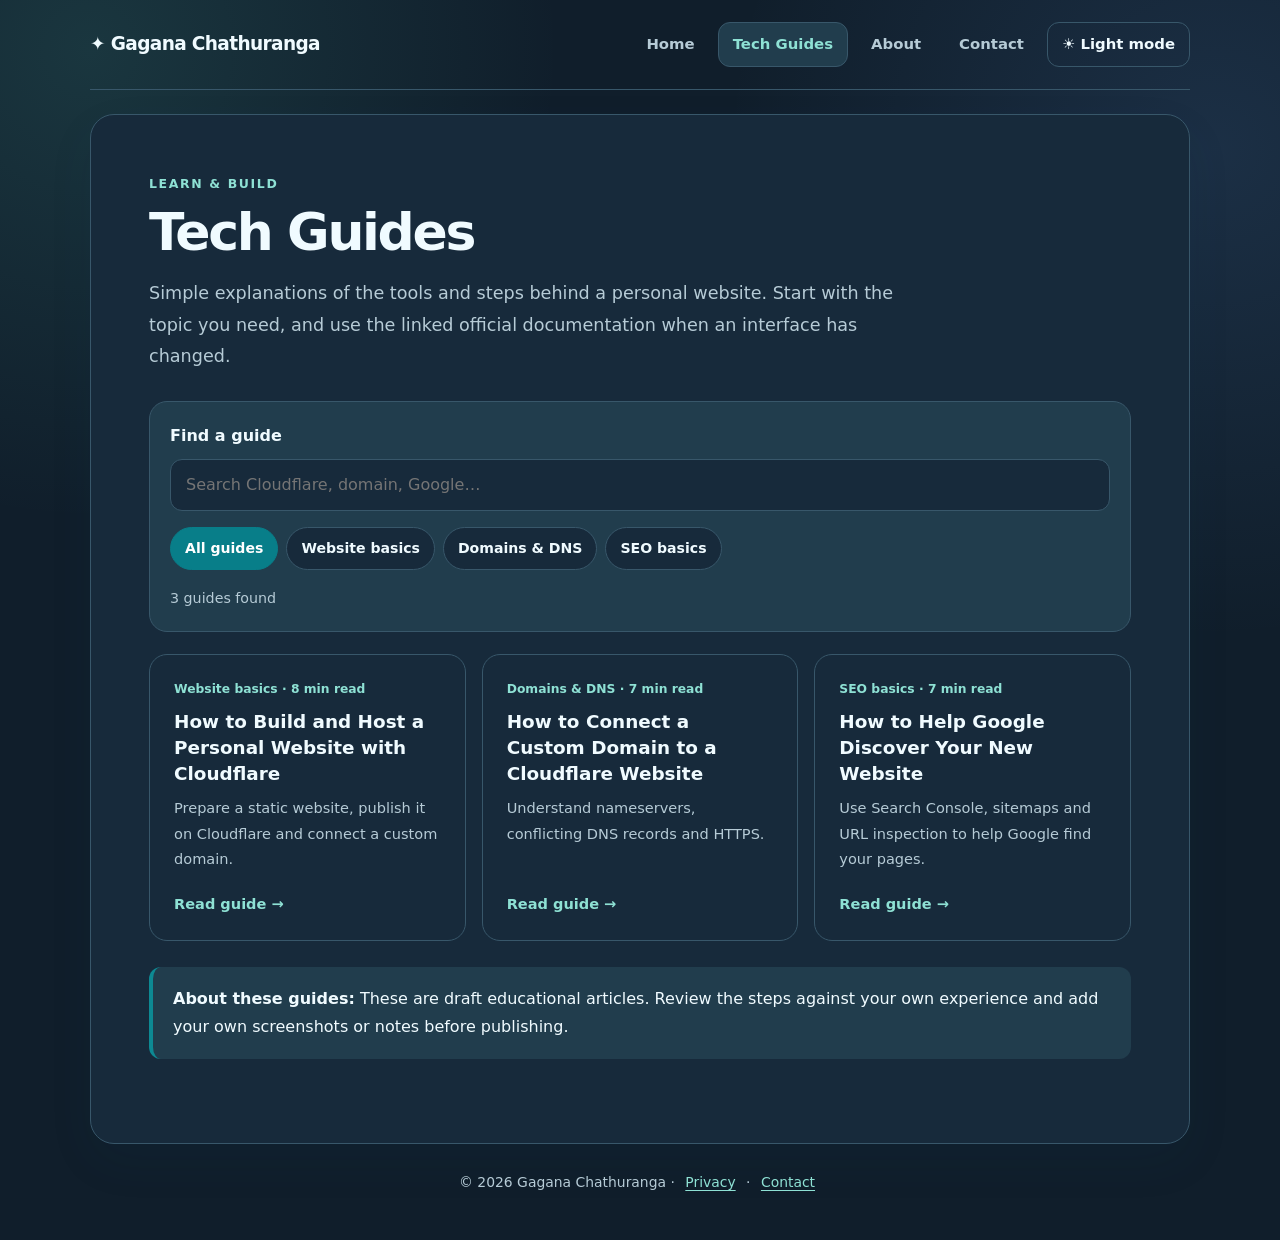
<file: tech-guides.html>
<!DOCTYPE html>

<html lang="en"><head><meta charset="utf-8"/><meta content="width=device-width,initial-scale=1" name="viewport"/><meta content="#0b1020" name="theme-color"/><title>Tech Guides | Gagana Chathuranga</title><meta content="Practical beginner-friendly guides about building websites, connecting domains and Google Search Console." name="description"/><meta content="Gagana Chathuranga" name="author"/><link href="https://gaganachathuranga.com.lk/tech-guides.html" rel="canonical"/><link href="favicon.svg" rel="icon" type="image/svg+xml"/><link href="apple-touch-icon.png" rel="apple-touch-icon"/><meta content="website" property="og:type"/><meta content="Tech Guides" property="og:title"/><meta content="Practical beginner-friendly guides about building websites, connecting domains and Google Search Console." property="og:description"/><meta content="https://gaganachathuranga.com.lk/tech-guides.html" property="og:url"/><meta content="https://gaganachathuranga.com.lk/share-card.png" property="og:image"/><meta content="summary_large_image" name="twitter:card"/><link href="site.css" rel="stylesheet"/><meta content="index, follow, max-image-preview:large" name="robots"/></head><body><header><a class="brand" href="index.html">✦ Gagana Chathuranga</a><button aria-controls="main-nav" aria-expanded="false" class="menu-btn" data-menu-button="" type="button">☰ Menu</button><nav aria-label="Main navigation" id="main-nav"><a href="index.html">Home</a><a aria-current="page" href="tech-guides.html">Tech Guides</a><a href="about.html">About</a><a href="contact.html">Contact</a><button class="theme-btn" data-theme-button="" type="button">☀ Light mode</button></nav></header><main class="page"><div class="eyebrow">LEARN &amp; BUILD</div><h1>Tech Guides</h1><p class="lead">Simple explanations of the tools and steps behind a personal website. Start with the topic you need, and use the linked official documentation when an interface has changed.</p><section aria-label="Find a tech guide" class="guide-tools"><label for="guide-search">Find a guide</label><input autocomplete="off" id="guide-search" placeholder="Search Cloudflare, domain, Google…" type="search"/><div aria-label="Filter by topic" class="filter-row" role="group"><button aria-pressed="true" class="filter-chip is-active" data-filter="all" type="button">All guides</button><button aria-pressed="false" class="filter-chip" data-filter="Website basics" type="button">Website basics</button><button aria-pressed="false" class="filter-chip" data-filter="Domains &amp; DNS" type="button">Domains &amp; DNS</button><button aria-pressed="false" class="filter-chip" data-filter="SEO basics" type="button">SEO basics</button></div><p aria-live="polite" class="result-count" id="guide-count">3 guides available</p></section><div class="tiles guide-grid" id="guide-grid"><a class="tile guide-card" data-category="Website basics" data-search="website basics how to build and host a personal website with cloudflare prepare a static website, publish it on cloudflare and connect a custom domain." href="build-and-host-personal-website.html"><span class="pill">Website basics · 8 min read</span><strong>How to Build and Host a Personal Website with Cloudflare</strong><span>Prepare a static website, publish it on Cloudflare and connect a custom domain.</span><span class="read-more">Read guide →</span></a><a class="tile guide-card" data-category="Domains &amp; DNS" data-search="domains &amp; dns how to connect a custom domain to a cloudflare website understand nameservers, conflicting dns records and https." href="connect-custom-domain-cloudflare.html"><span class="pill">Domains &amp; DNS · 7 min read</span><strong>How to Connect a Custom Domain to a Cloudflare Website</strong><span>Understand nameservers, conflicting DNS records and HTTPS.</span><span class="read-more">Read guide →</span></a><a class="tile guide-card" data-category="SEO basics" data-search="seo basics how to help google discover your new website use search console, sitemaps and url inspection to help google find your pages." href="get-website-on-google.html"><span class="pill">SEO basics · 7 min read</span><strong>How to Help Google Discover Your New Website</strong><span>Use Search Console, sitemaps and URL inspection to help Google find your pages.</span><span class="read-more">Read guide →</span></a></div><p class="empty-state" hidden="" id="guide-empty">No guides match your search. Try another keyword or choose All guides.</p><div class="note"><strong>About these guides:</strong> These are draft educational articles. Review the steps against your own experience and add your own screenshots or notes before publishing.</div></main><footer>© 2026 Gagana Chathuranga · <a href="privacy.html">Privacy</a> · <a href="contact.html">Contact</a></footer><script defer="" src="site.js"></script></body></html>
</file>
<file: site.css>
/* Friendly UI refresh — preserves existing page content and interactions */
:root{color-scheme:light;--bg:#f6f8fc;--panel:#fff;--text:#18233b;--muted:#53627a;--border:#dce4f1;--link:#3659c9;--soft:#f2f5fb;--accent:#5268e8;--accent-strong:#364fcb}
html[data-theme=light]{color-scheme:light;--bg:#f6f8fc;--panel:#fff;--text:#18233b;--muted:#53627a;--border:#dce4f1;--link:#3659c9;--soft:#f2f5fb}
html[data-theme=dark]{color-scheme:dark;--bg:#0e1425;--panel:#172139;--text:#f4f7ff;--muted:#b8c6dd;--border:#35435f;--link:#b7c7ff;--soft:#202d48;--accent:#9aabff;--accent-strong:#7188ff}
*{box-sizing:border-box}html{scroll-behavior:smooth}body{margin:0;min-height:100vh;padding:0 22px 45px;background:var(--bg);color:var(--text);font:16px/1.75 Inter,ui-sans-serif,system-ui,-apple-system,"Segoe UI",sans-serif}
a{color:var(--link);text-underline-offset:3px}a:focus-visible,button:focus-visible,input:focus-visible{outline:3px solid var(--accent);outline-offset:3px}
header,main.page,footer{max-width:1100px;margin-left:auto;margin-right:auto}
header{min-height:90px;display:flex;justify-content:space-between;align-items:center;gap:20px;padding:15px 0;margin-bottom:24px;border-bottom:1px solid var(--border)}
.brand{font-weight:850;font-size:1.16rem;letter-spacing:-.035em;text-decoration:none;color:var(--text)}
header>nav{display:flex;align-items:center;flex-wrap:wrap;gap:8px}
header>nav a,.theme-btn,.menu-btn{display:inline-flex;align-items:center;justify-content:center;min-height:43px;border:1px solid transparent;border-radius:12px;padding:8px 14px;color:var(--muted);font:inherit;font-size:.93rem;font-weight:650;background:transparent;text-decoration:none;cursor:pointer}
header>nav a:hover,.theme-btn:hover,.menu-btn:hover{background:var(--soft);color:var(--text)}
header>nav a[aria-current=page]{background:var(--soft);color:var(--accent-strong);border-color:var(--border)}
.theme-btn{border-color:var(--border);color:var(--text)}
.page{background:var(--panel);border:1px solid var(--border);border-radius:24px;padding:clamp(24px,5vw,58px);box-shadow:0 12px 35px rgba(27,45,85,.045)}
.page>h1{max-width:760px;font-size:clamp(2rem,5vw,3.25rem);line-height:1.14;letter-spacing:-.045em;margin:8px 0 16px}
h1,h2,h3{line-height:1.25;letter-spacing:-.025em}h2{font-size:1.5rem;margin:1.9em 0 .65em}h3{font-size:1.12rem;margin:1.5em 0 .5em}
p{margin:0 0 1.2em}.eyebrow{font-size:.78rem;letter-spacing:.13em;text-transform:uppercase;color:var(--accent-strong);font-weight:850}.lead{max-width:760px;color:var(--muted);font-size:1.1rem;line-height:1.8}.meta{color:var(--muted);font-size:.88rem;margin:10px 0 25px}
.tiles{display:grid;grid-template-columns:repeat(auto-fit,minmax(min(100%,275px),1fr));gap:16px;margin:20px 0}
.tile{display:flex;flex-direction:column;gap:9px;min-height:190px;padding:24px;border:1px solid var(--border);border-radius:18px;background:var(--panel);color:var(--text);text-decoration:none;transition:transform .18s ease,box-shadow .18s ease,border-color .18s ease}
.tile:hover{transform:translateY(-3px);border-color:var(--accent);box-shadow:0 14px 32px rgba(34,52,94,.1)}
.tile strong{font-size:1.15rem;line-height:1.4}.tile span{color:var(--muted);font-size:.91rem}.tile .pill{color:var(--accent-strong);font-weight:800;font-size:.77rem}.tile .read-more{margin-top:auto;padding-top:10px;color:var(--accent-strong);font-weight:800}
.guide-tools{background:var(--soft);border:1px solid var(--border);border-radius:18px;padding:20px;margin:28px 0 22px}
.guide-tools label{display:block;font-weight:800;margin-bottom:9px}.guide-tools input{width:100%;min-height:50px;border:1px solid var(--border);border-radius:12px;background:var(--panel);color:var(--text);padding:11px 15px;font:inherit;font-size:16px}
.filter-row{display:flex;flex-wrap:wrap;gap:8px;margin:16px 0}.filter-chip{font:inherit;font-size:.88rem;font-weight:700;cursor:pointer;color:var(--text);background:var(--panel);border:1px solid var(--border);border-radius:999px;padding:8px 14px;min-height:40px}.filter-chip:hover{border-color:var(--accent)}.filter-chip.is-active{background:var(--accent-strong);border-color:var(--accent-strong);color:white}
.result-count{font-size:.89rem;color:var(--muted);margin:0}.empty-state{border:1px dashed var(--border);border-radius:14px;padding:22px;color:var(--muted)}
.note{border-left:4px solid var(--accent);background:var(--soft);border-radius:12px;padding:18px 20px;margin:26px 0}.note p:last-child{margin-bottom:0}
.toc{background:var(--soft);border:1px solid var(--border);border-radius:17px;padding:20px 25px;margin:26px 0 32px;max-width:800px}.toc strong{display:block;margin-bottom:8px}.toc ol{padding-left:21px;margin:0}.toc li{margin:6px 0}.toc a{text-decoration:none}.toc a:hover{text-decoration:underline}
article{max-width:75ch;font-size:1.02rem;line-height:1.85}article h2{scroll-margin-top:24px}article p,article li{color:var(--text)}article ul,article ol{padding-left:1.4em}article li{margin-bottom:.5em}
pre{background:#111b30;color:#f0f4ff;border-radius:14px;padding:20px;overflow:auto;line-height:1.55}code{font-family:ui-monospace,SFMono-Regular,Consolas,monospace;font-size:.9em;overflow-wrap:anywhere}
.related{max-width:850px;border-top:1px solid var(--border);margin-top:40px;padding-top:24px}.source-line{font-size:.9rem;color:var(--muted);margin-top:30px}
footer{text-align:center;color:var(--muted);font-size:.87rem;padding-top:26px}footer a{margin:0 6px}
.reading-progress{position:fixed;top:0;left:0;right:0;height:4px;z-index:100;pointer-events:none}.reading-progress>div{height:100%;width:0;background:var(--accent);transition:width .08s linear}
.menu-btn{display:none}[hidden]{display:none!important}
@media(max-width:720px){body{padding:0 14px 30px}header{min-height:75px;flex-wrap:wrap;gap:8px;margin-bottom:15px}.brand{font-size:1rem}.menu-btn{display:inline-flex;border-color:var(--border)}header>nav{display:none;flex-basis:100%;flex-direction:column;align-items:stretch;gap:4px;padding:10px 0}header>nav.is-open{display:flex}header>nav a,header>nav button{justify-content:flex-start;width:100%;min-height:46px}.page{padding:25px 20px;border-radius:18px}.page>h1{font-size:clamp(1.9rem,8vw,2.7rem)}.guide-tools{padding:16px}.tiles{grid-template-columns:1fr}.tile{min-height:0}.toc{padding:16px 19px}}
@media(prefers-reduced-motion:reduce){html{scroll-behavior:auto}.tile,.reading-progress>div{transition:none}}


/* Ocean and mint visual identity */
:root,html[data-theme=light]{color-scheme:light;--bg:#eef7fb;--panel:#fff;--text:#17324a;--muted:#587083;--border:#d6e8ed;--link:#087e89;--soft:#edf7f8;--accent:#0d8993;--accent-strong:#087e89}
html[data-theme=dark]{color-scheme:dark;--bg:#101e2b;--panel:#172a3b;--text:#f0fbff;--muted:#b6cbd6;--border:#38576a;--link:#8ee1d4;--soft:#213d4d;--accent:#8ee1d4;--accent-strong:#8ee1d4}
body{background:radial-gradient(circle at 7% 4%,rgba(92,217,197,.13),transparent 28%),radial-gradient(circle at 95% 12%,rgba(104,164,245,.13),transparent 30%),var(--bg)}
header{border-bottom-color:var(--border)}.brand{color:var(--text)}.page{box-shadow:0 18px 48px rgba(22,74,100,.065)}.eyebrow,.pill,.tile .pill{color:var(--accent-strong)}
header>nav a[aria-current=page]{color:var(--accent-strong);border-color:var(--border);background:var(--soft)}
.tile:hover{border-color:var(--accent);box-shadow:0 16px 36px rgba(15,120,135,.11)}.tile .read-more{color:var(--accent-strong)}.filter-chip.is-active{background:#087e89;color:white;border-color:#087e89}
.note{border-left-color:#0d8993}.reading-progress>div{background:#0d8993}
</file>
